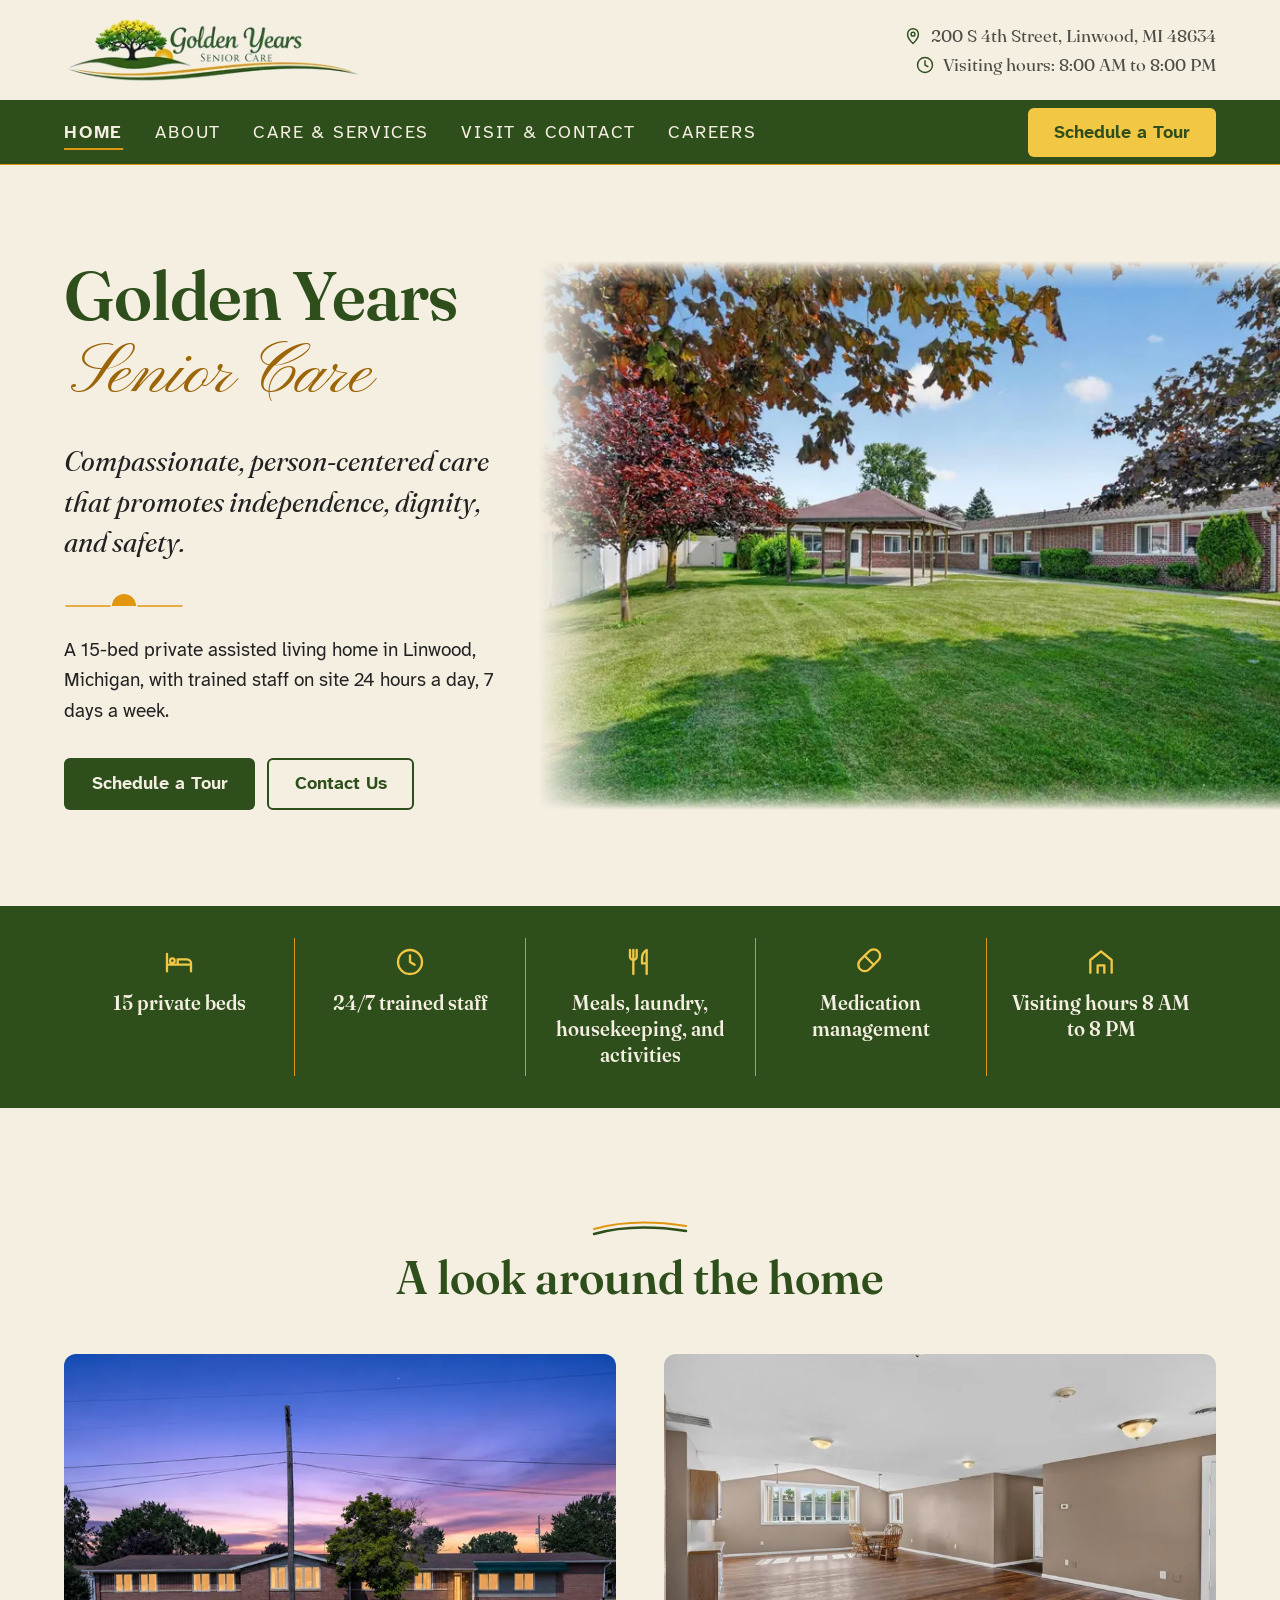
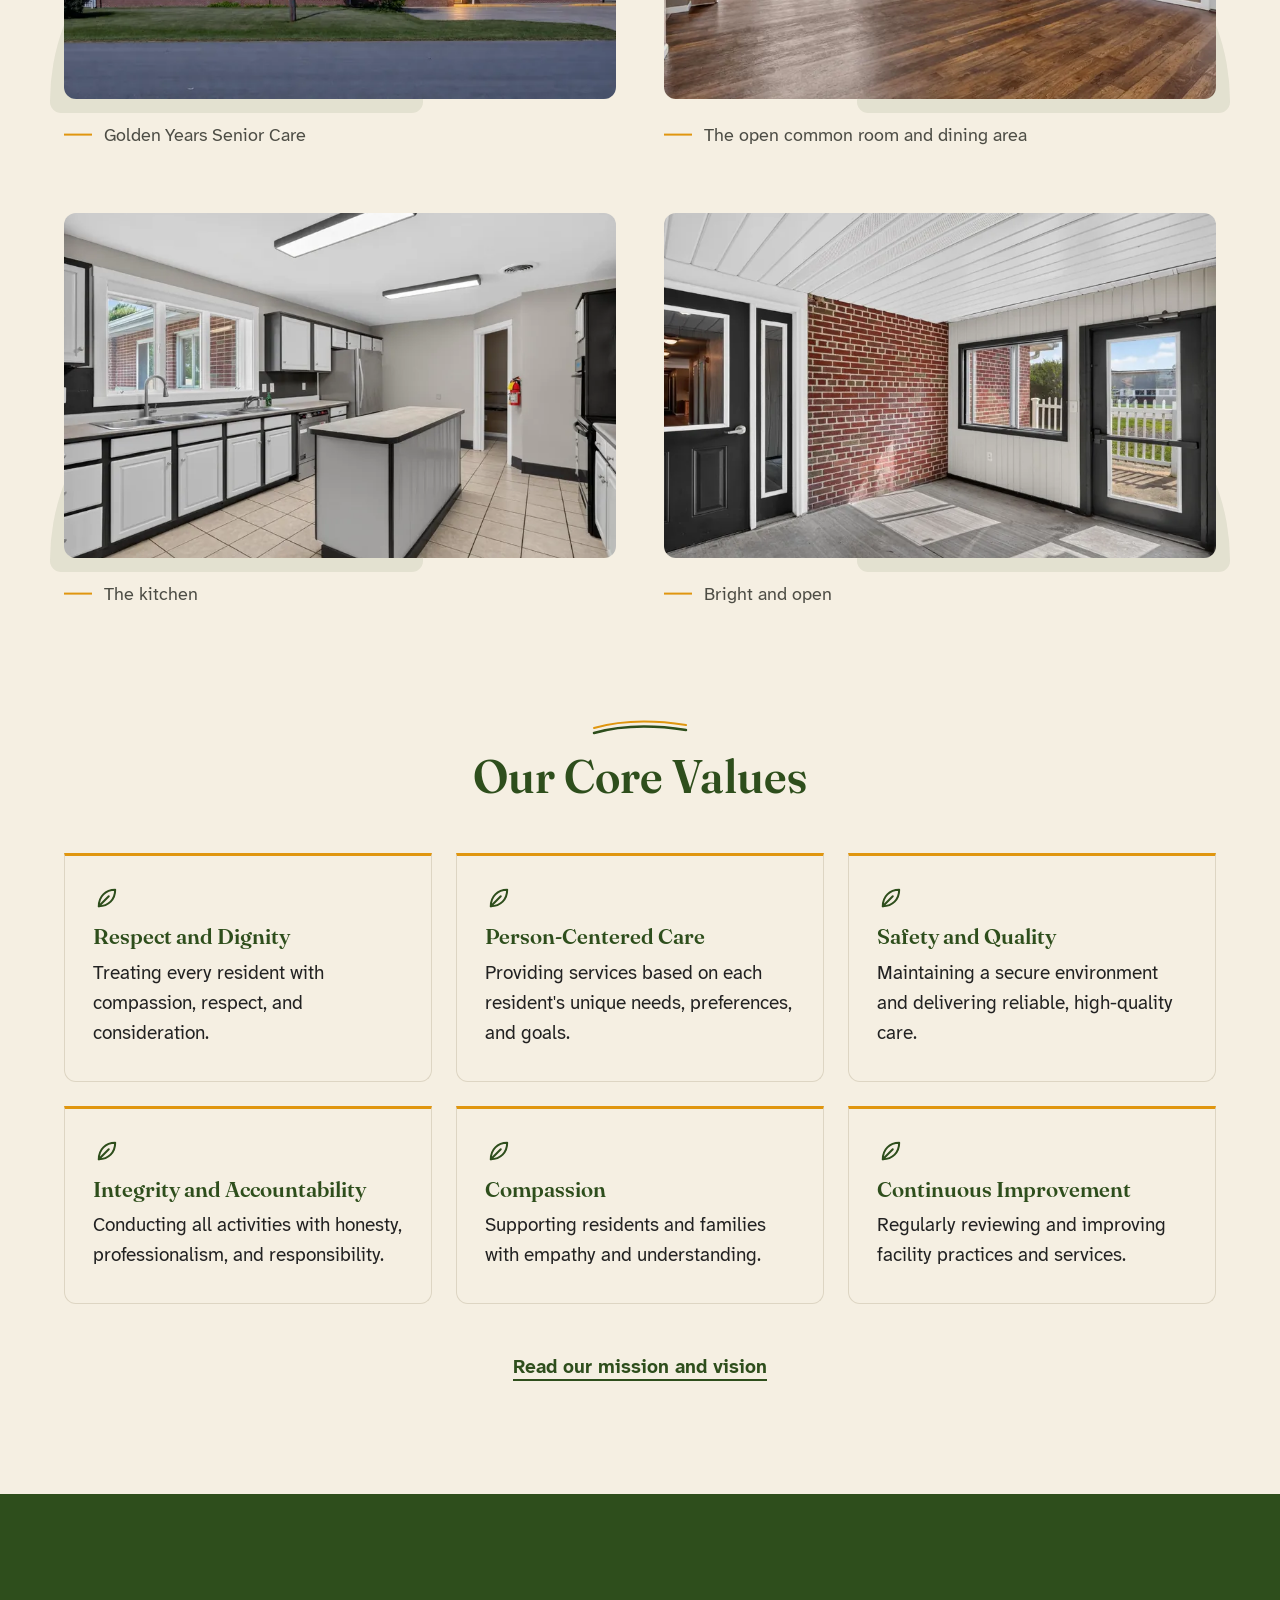
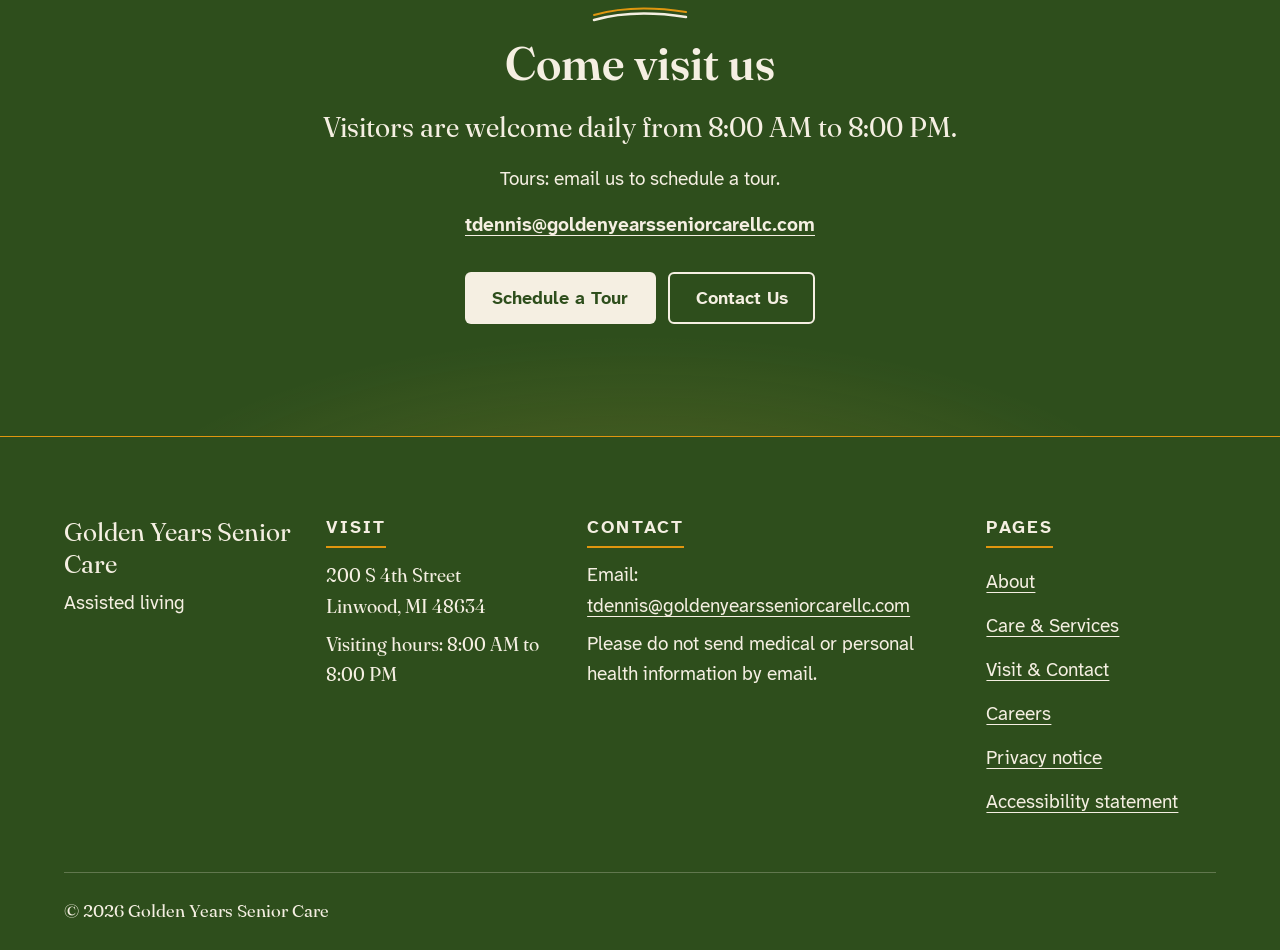
<file: site/index.html>
<!doctype html>
<html lang="en">
<head>
  <meta charset="utf-8">
  <meta name="viewport" content="width=device-width, initial-scale=1">
  <title>Golden Years Senior Care: Assisted Living in Linwood, Michigan</title>
  <meta name="description" content="A 15-bed private assisted living home in Linwood, Michigan, with trained staff on site 24 hours a day, 7 days a week.">
  <link rel="canonical" href="https://www.goldenyearsseniorcarellc.com/">
  <meta name="theme-color" content="#2E4E1C">
  <meta name="color-scheme" content="light dark">
  <meta name="darkreader-lock" content="">
  <link rel="icon" href="favicon.ico" sizes="32x32">
  <link rel="apple-touch-icon" href="apple-touch-icon.png">
  <link rel="preload" href="fonts/fraunces-semibold.woff2" as="font" type="font/woff2" crossorigin>
  <link rel="preload" href="fonts/pinyon-script-regular.woff2" as="font" type="font/woff2" crossorigin>
  <link rel="preload" href="fonts/atkinson-hyperlegible-next-regular.woff2" as="font" type="font/woff2" crossorigin>
  <link rel="stylesheet" href="css/styles.css">
</head>
<body>
  <a class="skip-link" href="#main">Skip to main content</a>

  <header class="site-header">
    <div class="wrap site-header__top-inner">
      <a class="site-header__logo" href="./">
        <img src="images/logo-320.webp" srcset="images/logo-320.webp 320w, images/logo-640.webp 640w" sizes="(min-width: 80em) 300px, (min-width: 48em) 24vw, 180px" width="640" height="145" alt="Golden Years Senior Care home page">
      </a>
      <ul class="site-header__info">
        <li>
          <svg viewBox="0 0 24 24" width="20" height="20" aria-hidden="true" focusable="false" fill="none" stroke="currentColor" stroke-width="1.75" stroke-linecap="round" stroke-linejoin="round"><path d="M12 21s-6.5-6.2-6.5-11.2a6.5 6.5 0 0 1 13 0C18.5 14.8 12 21 12 21z"/><circle cx="12" cy="9.8" r="2.3"/></svg>
          200 S 4th Street, Linwood, MI 48634
        </li>
        <li>
          <svg viewBox="0 0 24 24" width="20" height="20" aria-hidden="true" focusable="false" fill="none" stroke="currentColor" stroke-width="1.75" stroke-linecap="round" stroke-linejoin="round"><circle cx="12" cy="12" r="9"/><path d="M12 7v5l3.5 2"/></svg>
          Visiting hours: 8:00 AM to 8:00 PM
        </li>
      </ul>
    </div>

    <div class="site-header__bar on-dark">
      <details class="menu">
        <summary class="menu__toggle">
          <svg class="menu__icon-open" viewBox="0 0 24 24" width="24" height="24" aria-hidden="true" focusable="false" fill="none" stroke="currentColor" stroke-width="2" stroke-linecap="round"><path d="M4 7h16M4 12h16M4 17h16"/></svg>
          <svg class="menu__icon-close" viewBox="0 0 24 24" width="24" height="24" aria-hidden="true" focusable="false" fill="none" stroke="currentColor" stroke-width="2" stroke-linecap="round"><path d="M6 6l12 12M18 6 6 18"/></svg>
          Menu
        </summary>
        <nav class="menu__panel" aria-label="Main">
          <ul class="menu__list">
            <li><a href="./" aria-current="page">Home</a></li>
            <li><a href="about/">About</a></li>
            <li><a href="care-services/">Care &amp; Services</a></li>
            <li><a href="visit-contact/">Visit &amp; Contact</a></li>
            <li><a href="careers/">Careers</a></li>
          </ul>
          <ul class="menu__info">
            <li>200 S 4th Street, Linwood, MI 48634</li>
            <li>Visiting hours: 8:00 AM to 8:00 PM</li>
          </ul>
        </nav>
      </details>

      <div class="site-header__bar-inner">
        <nav class="main-nav" aria-label="Main">
          <ul class="main-nav__list">
            <li><a href="./" aria-current="page">Home</a></li>
            <li><a href="about/">About</a></li>
            <li><a href="care-services/">Care &amp; Services</a></li>
            <li><a href="visit-contact/">Visit &amp; Contact</a></li>
            <li><a href="careers/">Careers</a></li>
          </ul>
        </nav>
        <a class="btn btn--tour" href="visit-contact/#tours">Schedule a Tour</a>
      </div>
    </div>
  </header>

  <main id="main">
    <section class="hero" aria-labelledby="hero-title">
      <figure class="hero__media">
        <img src="images/back-lawn-1200.webp"
             srcset="images/back-lawn-480.webp 480w, images/back-lawn-800.webp 800w, images/back-lawn-1200.webp 1200w, images/back-lawn-1360.webp 1360w"
             sizes="(min-width: 64em) min(58vw, 66rem), 100vw" width="1360" height="1004" fetchpriority="high"
             alt="The back lawn at Golden Years Senior Care, with mature trees and a covered pavilion beside the brick building">
      </figure>
      <div class="wrap hero__content">
        <h1 class="hero__title" id="hero-title">
          <span class="hero__title-main">Golden Years</span>
          <span class="hero__title-script">Senior Care</span>
        </h1>
        <p class="hero__welcome">Compassionate, person-centered care that promotes independence, dignity, and safety.</p>
        <svg class="sun-divider" viewBox="0 0 120 24" aria-hidden="true" focusable="false">
          <path class="sun-divider__line" d="M2 19h44M74 19h44"/>
          <path class="sun-divider__sun" d="M48 19a12 12 0 0 1 24 0z"/>
        </svg>
        <p class="hero__summary">A 15-bed private assisted living home in Linwood, Michigan, with trained staff on site 24 hours a day, 7 days a week.</p>
        <div class="btn-group">
          <a class="btn btn--primary" href="visit-contact/#tours">Schedule a Tour</a>
          <a class="btn btn--outline" href="visit-contact/">Contact Us</a>
        </div>
      </div>
    </section>

    <section class="facts" aria-labelledby="facts-title">
      <h2 class="visually-hidden" id="facts-title">Quick facts</h2>
      <ul class="wrap facts__list">
        <li class="facts__item">
          <svg viewBox="0 0 24 24" width="32" height="32" aria-hidden="true" focusable="false" fill="none" stroke="currentColor" stroke-width="1.75" stroke-linecap="round" stroke-linejoin="round"><path d="M3 6v13M3 14h18v5M21 14v-1a3 3 0 0 0-3-3h-7v4"/><circle cx="7" cy="11" r="1.75"/></svg>
          15 private beds
        </li>
        <li class="facts__item">
          <svg viewBox="0 0 24 24" width="32" height="32" aria-hidden="true" focusable="false" fill="none" stroke="currentColor" stroke-width="1.75" stroke-linecap="round" stroke-linejoin="round"><circle cx="12" cy="12" r="9"/><path d="M12 7v5l3.5 2"/></svg>
          24/7 trained staff
        </li>
        <li class="facts__item">
          <svg viewBox="0 0 24 24" width="32" height="32" aria-hidden="true" focusable="false" fill="none" stroke="currentColor" stroke-width="1.75" stroke-linecap="round" stroke-linejoin="round"><path d="M7 3v18M4.5 3v5a2.5 2.5 0 0 0 5 0V3M17 21V3c-2.2 1.2-3.5 3.6-3.5 6.5V13H17"/></svg>
          Meals, laundry, housekeeping, and activities
        </li>
        <li class="facts__item">
          <svg viewBox="0 0 24 24" width="32" height="32" aria-hidden="true" focusable="false" fill="none" stroke="currentColor" stroke-width="1.75" stroke-linecap="round" stroke-linejoin="round"><path d="M10.6 3.9a4.8 4.8 0 0 1 6.8 6.8l-6.7 6.7a4.8 4.8 0 0 1-6.8-6.8z"/><path d="M7.2 7.3l6.8 6.8"/></svg>
          Medication management
        </li>
        <li class="facts__item">
          <svg viewBox="0 0 24 24" width="32" height="32" aria-hidden="true" focusable="false" fill="none" stroke="currentColor" stroke-width="1.75" stroke-linecap="round" stroke-linejoin="round"><path d="M4 20V10.5L12 4l8 6.5V20M9.5 20v-5.5h5V20"/></svg>
          Visiting hours 8 AM to 8 PM
        </li>
      </ul>
    </section>

    <section class="spaces" aria-labelledby="spaces-title">
      <div class="wrap">
        <div class="section-heading">
          <svg class="swoosh" viewBox="0 0 96 16" aria-hidden="true" focusable="false"><path class="swoosh__upper" d="M2 9 C 30 1 62 1 94 6"/><path class="swoosh__lower" d="M2 14 C 30 6 62 6 94 11"/></svg>
          <h2 id="spaces-title">A look around the home</h2>
        </div>
        <div class="spaces__grid">
          <figure class="space">
            <div class="space__photo">
              <img src="images/dusk-exterior-800.webp"
                   srcset="images/dusk-exterior-480.webp 480w, images/dusk-exterior-800.webp 800w, images/dusk-exterior-1200.webp 1200w, images/dusk-exterior-1678.webp 1678w"
                   sizes="(min-width: 75em) 34rem, (min-width: 56em) 46vw, 100vw" width="1678" height="937" loading="lazy"
                   alt="The brick front of Golden Years Senior Care at dusk, with warm light in the windows">
            </div>
            <figcaption class="caption">Golden Years Senior Care</figcaption>
          </figure>
          <figure class="space">
            <div class="space__photo">
              <img src="images/common-room-800.webp"
                   srcset="images/common-room-480.webp 480w, images/common-room-800.webp 800w, images/common-room-1200.webp 1200w, images/common-room-1353.webp 1353w"
                   sizes="(min-width: 75em) 34rem, (min-width: 56em) 46vw, 100vw" width="1353" height="998" loading="lazy"
                   alt="A large open room with wood floors and a dining table by a wide window">
            </div>
            <figcaption class="caption">The open common room and dining area</figcaption>
          </figure>
          <figure class="space">
            <div class="space__photo">
              <img src="images/kitchen-800.webp"
                   srcset="images/kitchen-480.webp 480w, images/kitchen-800.webp 800w, images/kitchen-1200.webp 1200w, images/kitchen-1356.webp 1356w"
                   sizes="(min-width: 75em) 34rem, (min-width: 56em) 46vw, 100vw" width="1356" height="998" loading="lazy"
                   alt="The kitchen, with white cabinets, a center island, and a stainless steel refrigerator">
            </div>
            <figcaption class="caption">The kitchen</figcaption>
          </figure>
          <figure class="space">
            <div class="space__photo">
              <img src="images/yard-door-800.webp"
                   srcset="images/yard-door-480.webp 480w, images/yard-door-800.webp 800w, images/yard-door-1200.webp 1200w, images/yard-door-1363.webp 1363w"
                   sizes="(min-width: 75em) 34rem, (min-width: 56em) 46vw, 100vw" width="1363" height="1002" loading="lazy"
                   alt="A bright room with a brick wall, a large window, and a glass door to the fenced yard">
            </div>
            <figcaption class="caption">Bright and open</figcaption>
          </figure>
        </div>
      </div>
    </section>

    <section class="values" aria-labelledby="values-title">
      <div class="wrap">
        <div class="section-heading">
          <svg class="swoosh" viewBox="0 0 96 16" aria-hidden="true" focusable="false"><path class="swoosh__upper" d="M2 9 C 30 1 62 1 94 6"/><path class="swoosh__lower" d="M2 14 C 30 6 62 6 94 11"/></svg>
          <h2 id="values-title">Our Core Values</h2>
        </div>
        <ul class="values__grid">
          <li class="value">
            <svg viewBox="0 0 24 24" width="28" height="28" aria-hidden="true" focusable="false" fill="none" stroke="currentColor" stroke-width="1.75" stroke-linecap="round" stroke-linejoin="round"><path d="M5 19c0-8.3 5.7-14 14-14 0 8.3-5.7 14-14 14z"/><path d="M5 19l8.5-8.5"/></svg>
            <h3>Respect and Dignity</h3>
            <p>Treating every resident with compassion, respect, and consideration.</p>
          </li>
          <li class="value">
            <svg viewBox="0 0 24 24" width="28" height="28" aria-hidden="true" focusable="false" fill="none" stroke="currentColor" stroke-width="1.75" stroke-linecap="round" stroke-linejoin="round"><path d="M5 19c0-8.3 5.7-14 14-14 0 8.3-5.7 14-14 14z"/><path d="M5 19l8.5-8.5"/></svg>
            <h3>Person-Centered Care</h3>
            <p>Providing services based on each resident's unique needs, preferences, and goals.</p>
          </li>
          <li class="value">
            <svg viewBox="0 0 24 24" width="28" height="28" aria-hidden="true" focusable="false" fill="none" stroke="currentColor" stroke-width="1.75" stroke-linecap="round" stroke-linejoin="round"><path d="M5 19c0-8.3 5.7-14 14-14 0 8.3-5.7 14-14 14z"/><path d="M5 19l8.5-8.5"/></svg>
            <h3>Safety and Quality</h3>
            <p>Maintaining a secure environment and delivering reliable, high-quality care.</p>
          </li>
          <li class="value">
            <svg viewBox="0 0 24 24" width="28" height="28" aria-hidden="true" focusable="false" fill="none" stroke="currentColor" stroke-width="1.75" stroke-linecap="round" stroke-linejoin="round"><path d="M5 19c0-8.3 5.7-14 14-14 0 8.3-5.7 14-14 14z"/><path d="M5 19l8.5-8.5"/></svg>
            <h3>Integrity and Accountability</h3>
            <p>Conducting all activities with honesty, professionalism, and responsibility.</p>
          </li>
          <li class="value">
            <svg viewBox="0 0 24 24" width="28" height="28" aria-hidden="true" focusable="false" fill="none" stroke="currentColor" stroke-width="1.75" stroke-linecap="round" stroke-linejoin="round"><path d="M5 19c0-8.3 5.7-14 14-14 0 8.3-5.7 14-14 14z"/><path d="M5 19l8.5-8.5"/></svg>
            <h3>Compassion</h3>
            <p>Supporting residents and families with empathy and understanding.</p>
          </li>
          <li class="value">
            <svg viewBox="0 0 24 24" width="28" height="28" aria-hidden="true" focusable="false" fill="none" stroke="currentColor" stroke-width="1.75" stroke-linecap="round" stroke-linejoin="round"><path d="M5 19c0-8.3 5.7-14 14-14 0 8.3-5.7 14-14 14z"/><path d="M5 19l8.5-8.5"/></svg>
            <h3>Continuous Improvement</h3>
            <p>Regularly reviewing and improving facility practices and services.</p>
          </li>
        </ul>
        <p class="values__more"><a class="text-link" href="about/">Read our mission and vision</a></p>
      </div>
    </section>

    <section class="invitation on-dark" aria-labelledby="invitation-title">
      <div class="wrap invitation__inner">
        <svg class="swoosh" viewBox="0 0 96 16" aria-hidden="true" focusable="false"><path class="swoosh__upper" d="M2 9 C 30 1 62 1 94 6"/><path class="swoosh__lower" d="M2 14 C 30 6 62 6 94 11"/></svg>
        <h2 id="invitation-title">Come visit us</h2>
        <p class="lead">Visitors are welcome daily from 8:00 AM to 8:00 PM.</p>
        <p>Tours: email us to schedule a tour.</p>
        <p class="invitation__email"><a href="mailto:tdennis@goldenyearsseniorcarellc.com">tdennis@<wbr>goldenyearsseniorcarellc.com</a></p>
        <div class="btn-group">
          <a class="btn btn--light" href="visit-contact/#tours">Schedule a Tour</a>
          <a class="btn btn--outline-light" href="visit-contact/">Contact Us</a>
        </div>
      </div>
    </section>
  </main>

  <footer class="site-footer on-dark">
    <div class="wrap site-footer__grid">
      <div>
        <p class="site-footer__name">Golden Years Senior Care</p>
        <p>Assisted living</p>
      </div>
      <div>
        <h2 class="site-footer__heading">Visit</h2>
        <address class="site-footer__visit">200 S 4th Street<br>Linwood, MI 48634</address>
        <p class="site-footer__visit">Visiting hours: 8:00 AM to 8:00 PM</p>
      </div>
      <div>
        <h2 class="site-footer__heading">Contact</h2>
        <p>Email:<br><a href="mailto:tdennis@goldenyearsseniorcarellc.com">tdennis@<wbr>goldenyearsseniorcarellc.com</a></p>
        <p>Please do not send medical or personal health information by email.</p>
      </div>
      <nav aria-label="Footer">
        <h2 class="site-footer__heading">Pages</h2>
        <ul class="site-footer__links">
          <li><a href="about/">About</a></li>
          <li><a href="care-services/">Care &amp; Services</a></li>
          <li><a href="visit-contact/">Visit &amp; Contact</a></li>
          <li><a href="careers/">Careers</a></li>
          <li><a href="privacy/">Privacy notice</a></li>
          <li><a href="accessibility/">Accessibility statement</a></li>
        </ul>
      </nav>
    </div>
    <div class="wrap site-footer__base">
      <p>© 2026 Golden Years Senior Care</p>
    </div>
  </footer>
</body>
</html>
</file>
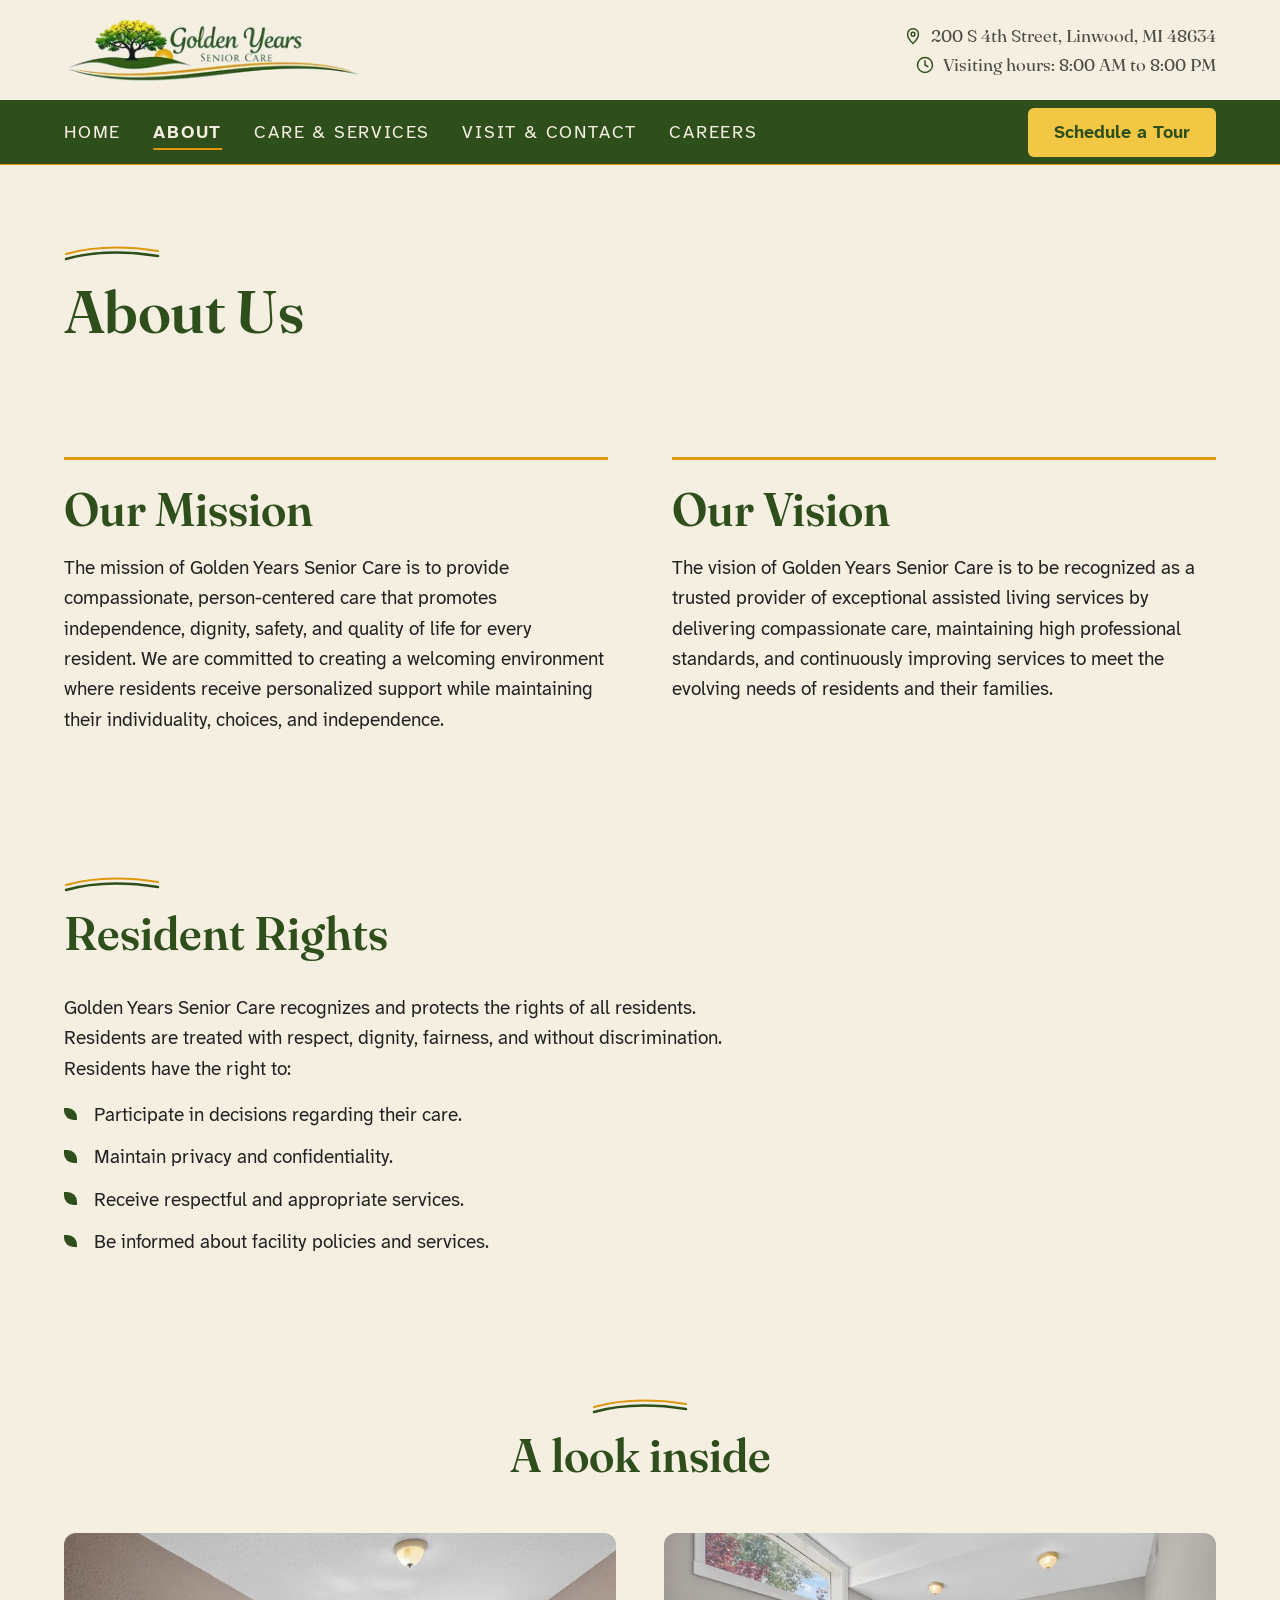
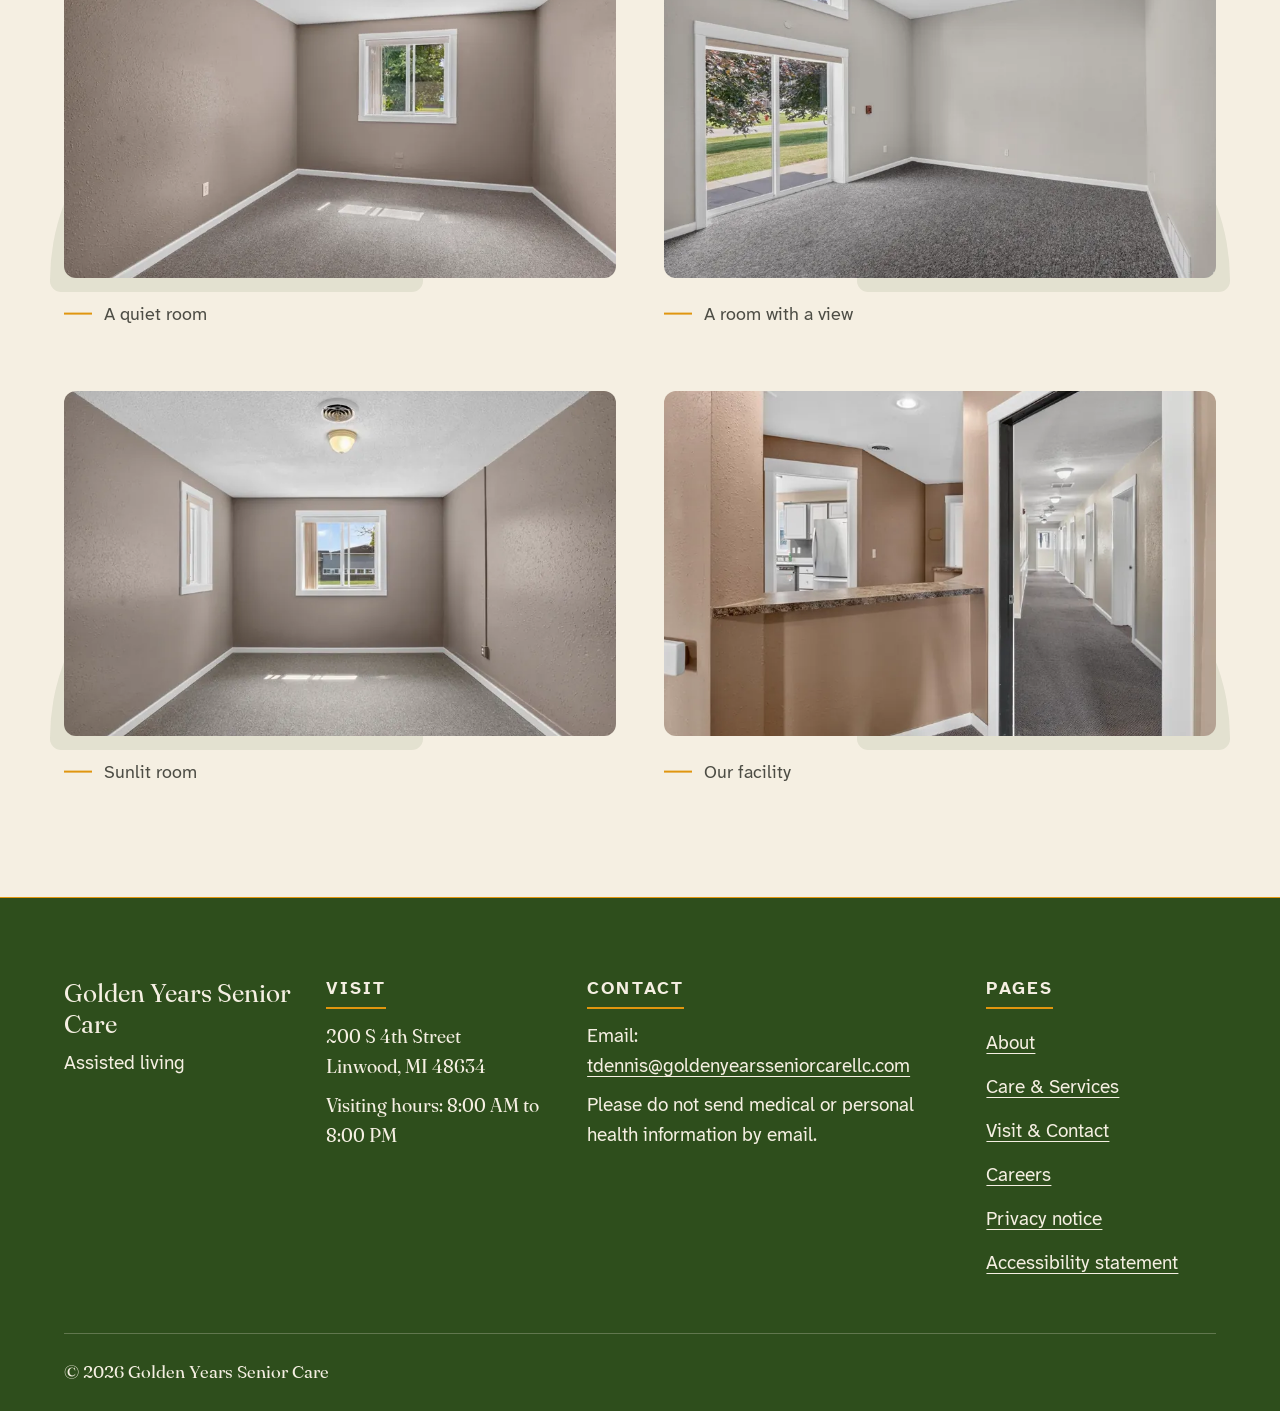
<file: site/about/index.html>
<!doctype html>
<html lang="en">
<head>
  <meta charset="utf-8">
  <meta name="viewport" content="width=device-width, initial-scale=1">
  <title>About Us | Golden Years Senior Care</title>
  <meta name="description" content="The mission, vision, core values, and resident rights of Golden Years Senior Care, an assisted living home in Linwood, Michigan.">
  <link rel="canonical" href="https://www.goldenyearsseniorcarellc.com/about/">
  <meta name="theme-color" content="#2E4E1C">
  <meta name="color-scheme" content="light dark">
  <meta name="darkreader-lock" content="">
  <link rel="icon" href="../favicon.ico" sizes="32x32">
  <link rel="apple-touch-icon" href="../apple-touch-icon.png">
  <link rel="preload" href="../fonts/fraunces-semibold.woff2" as="font" type="font/woff2" crossorigin>
  <link rel="preload" href="../fonts/atkinson-hyperlegible-next-regular.woff2" as="font" type="font/woff2" crossorigin>
  <link rel="stylesheet" href="../css/styles.css">
</head>
<body>
  <a class="skip-link" href="#main">Skip to main content</a>

  <header class="site-header">
    <div class="wrap site-header__top-inner">
      <a class="site-header__logo" href="../">
        <img src="../images/logo-320.webp" srcset="../images/logo-320.webp 320w, ../images/logo-640.webp 640w" sizes="(min-width: 80em) 300px, (min-width: 48em) 24vw, 180px" width="640" height="145" alt="Golden Years Senior Care home page">
      </a>
      <ul class="site-header__info">
        <li>
          <svg viewBox="0 0 24 24" width="20" height="20" aria-hidden="true" focusable="false" fill="none" stroke="currentColor" stroke-width="1.75" stroke-linecap="round" stroke-linejoin="round"><path d="M12 21s-6.5-6.2-6.5-11.2a6.5 6.5 0 0 1 13 0C18.5 14.8 12 21 12 21z"/><circle cx="12" cy="9.8" r="2.3"/></svg>
          200 S 4th Street, Linwood, MI 48634
        </li>
        <li>
          <svg viewBox="0 0 24 24" width="20" height="20" aria-hidden="true" focusable="false" fill="none" stroke="currentColor" stroke-width="1.75" stroke-linecap="round" stroke-linejoin="round"><circle cx="12" cy="12" r="9"/><path d="M12 7v5l3.5 2"/></svg>
          Visiting hours: 8:00 AM to 8:00 PM
        </li>
      </ul>
    </div>

    <div class="site-header__bar on-dark">
      <details class="menu">
        <summary class="menu__toggle">
          <svg class="menu__icon-open" viewBox="0 0 24 24" width="24" height="24" aria-hidden="true" focusable="false" fill="none" stroke="currentColor" stroke-width="2" stroke-linecap="round"><path d="M4 7h16M4 12h16M4 17h16"/></svg>
          <svg class="menu__icon-close" viewBox="0 0 24 24" width="24" height="24" aria-hidden="true" focusable="false" fill="none" stroke="currentColor" stroke-width="2" stroke-linecap="round"><path d="M6 6l12 12M18 6 6 18"/></svg>
          Menu
        </summary>
        <nav class="menu__panel" aria-label="Main">
          <ul class="menu__list">
            <li><a href="../">Home</a></li>
            <li><a href="../about/" aria-current="page">About</a></li>
            <li><a href="../care-services/">Care &amp; Services</a></li>
            <li><a href="../visit-contact/">Visit &amp; Contact</a></li>
            <li><a href="../careers/">Careers</a></li>
          </ul>
          <ul class="menu__info">
            <li>200 S 4th Street, Linwood, MI 48634</li>
            <li>Visiting hours: 8:00 AM to 8:00 PM</li>
          </ul>
        </nav>
      </details>

      <div class="site-header__bar-inner">
        <nav class="main-nav" aria-label="Main">
          <ul class="main-nav__list">
            <li><a href="../">Home</a></li>
            <li><a href="../about/" aria-current="page">About</a></li>
            <li><a href="../care-services/">Care &amp; Services</a></li>
            <li><a href="../visit-contact/">Visit &amp; Contact</a></li>
            <li><a href="../careers/">Careers</a></li>
          </ul>
        </nav>
        <a class="btn btn--tour" href="../visit-contact/#tours">Schedule a Tour</a>
      </div>
    </div>
  </header>

  <main id="main">
    <section class="page-intro" aria-labelledby="page-title">
      <div class="wrap page-intro__inner">
        <svg class="swoosh" viewBox="0 0 96 16" aria-hidden="true" focusable="false"><path class="swoosh__upper" d="M2 9 C 30 1 62 1 94 6"/><path class="swoosh__lower" d="M2 14 C 30 6 62 6 94 11"/></svg>
        <h1 id="page-title">About Us</h1>
      </div>
    </section>

    <div class="section">
      <div class="wrap split">
        <div class="split__item">
          <h2>Our Mission</h2>
          <p>The mission of Golden Years Senior Care is to provide compassionate, person-centered care that promotes independence, dignity, safety, and quality of life for every resident. We are committed to creating a welcoming environment where residents receive personalized support while maintaining their individuality, choices, and independence.</p>
        </div>
        <div class="split__item">
          <h2>Our Vision</h2>
          <p>The vision of Golden Years Senior Care is to be recognized as a trusted provider of exceptional assisted living services by delivering compassionate care, maintaining high professional standards, and continuously improving services to meet the evolving needs of residents and their families.</p>
        </div>
      </div>
    </div>


    <section class="section" aria-labelledby="rights-title">
      <div class="wrap">
        <div class="section-heading section-heading--start">
          <svg class="swoosh" viewBox="0 0 96 16" aria-hidden="true" focusable="false"><path class="swoosh__upper" d="M2 9 C 30 1 62 1 94 6"/><path class="swoosh__lower" d="M2 14 C 30 6 62 6 94 11"/></svg>
          <h2 id="rights-title">Resident Rights</h2>
        </div>
        <div class="prose">
          <p>Golden Years Senior Care recognizes and protects the rights of all residents. Residents are treated with respect, dignity, fairness, and without discrimination. Residents have the right to:</p>
          <ul class="leaf-list">
            <li>Participate in decisions regarding their care.</li>
            <li>Maintain privacy and confidentiality.</li>
            <li>Receive respectful and appropriate services.</li>
            <li>Be informed about facility policies and services.</li>
          </ul>
        </div>
      </div>
    </section>

    <section class="section section--last" aria-labelledby="gallery-title">
      <div class="wrap">
        <div class="section-heading">
          <svg class="swoosh" viewBox="0 0 96 16" aria-hidden="true" focusable="false"><path class="swoosh__upper" d="M2 9 C 30 1 62 1 94 6"/><path class="swoosh__lower" d="M2 14 C 30 6 62 6 94 11"/></svg>
          <h2 id="gallery-title">A look inside</h2>
        </div>
        <div class="spaces__grid">
          <figure class="space">
            <div class="space__photo">
              <img src="../images/resident-room-window-800.webp"
                   srcset="../images/resident-room-window-480.webp 480w, ../images/resident-room-window-800.webp 800w, ../images/resident-room-window-1200.webp 1200w, ../images/resident-room-window-1349.webp 1349w"
                   sizes="(min-width: 75em) 34rem, (min-width: 56em) 46vw, 100vw" width="1349" height="998" loading="lazy"
                   alt="A carpeted resident room with a window looking out to green trees">
            </div>
            <figcaption class="caption">A quiet room</figcaption>
          </figure>
          <figure class="space">
            <div class="space__photo">
              <img src="../images/resident-room-lawn-800.webp"
                   srcset="../images/resident-room-lawn-480.webp 480w, ../images/resident-room-lawn-800.webp 800w, ../images/resident-room-lawn-1200.webp 1200w, ../images/resident-room-lawn-1358.webp 1358w"
                   sizes="(min-width: 75em) 34rem, (min-width: 56em) 46vw, 100vw" width="1358" height="1004" loading="lazy"
                   alt="A resident room with a high window and sliding glass doors to the lawn">
            </div>
            <figcaption class="caption">A room with a view</figcaption>
          </figure>
          <figure class="space">
            <div class="space__photo">
              <img src="../images/resident-room-two-windows-800.webp"
                   srcset="../images/resident-room-two-windows-480.webp 480w, ../images/resident-room-two-windows-800.webp 800w, ../images/resident-room-two-windows-1200.webp 1200w, ../images/resident-room-two-windows-1353.webp 1353w"
                   sizes="(min-width: 75em) 34rem, (min-width: 56em) 46vw, 100vw" width="1353" height="1000" loading="lazy"
                   alt="A carpeted resident room with two windows">
            </div>
            <figcaption class="caption">Sunlit room</figcaption>
          </figure>
          <figure class="space">
            <div class="space__photo">
              <img src="../images/hallway-800.webp"
                   srcset="../images/hallway-480.webp 480w, ../images/hallway-800.webp 800w, ../images/hallway-1200.webp 1200w, ../images/hallway-1328.webp 1328w"
                   sizes="(min-width: 75em) 34rem, (min-width: 56em) 46vw, 100vw" width="1328" height="995" loading="lazy"
                   alt="A hallway with a counter that opens to the kitchen, beside a long carpeted corridor">
            </div>
            <figcaption class="caption">Our facility</figcaption>
          </figure>
        </div>
      </div>
    </section>
  </main>

  <footer class="site-footer on-dark">
    <div class="wrap site-footer__grid">
      <div>
        <p class="site-footer__name">Golden Years Senior Care</p>
        <p>Assisted living</p>
      </div>
      <div>
        <h2 class="site-footer__heading">Visit</h2>
        <address class="site-footer__visit">200 S 4th Street<br>Linwood, MI 48634</address>
        <p class="site-footer__visit">Visiting hours: 8:00 AM to 8:00 PM</p>
      </div>
      <div>
        <h2 class="site-footer__heading">Contact</h2>
        <p>Email:<br><a href="mailto:tdennis@goldenyearsseniorcarellc.com">tdennis@<wbr>goldenyearsseniorcarellc.com</a></p>
        <p>Please do not send medical or personal health information by email.</p>
      </div>
      <nav aria-label="Footer">
        <h2 class="site-footer__heading">Pages</h2>
        <ul class="site-footer__links">
          <li><a href="../about/" aria-current="page">About</a></li>
          <li><a href="../care-services/">Care &amp; Services</a></li>
          <li><a href="../visit-contact/">Visit &amp; Contact</a></li>
          <li><a href="../careers/">Careers</a></li>
          <li><a href="../privacy/">Privacy notice</a></li>
          <li><a href="../accessibility/">Accessibility statement</a></li>
        </ul>
      </nav>
    </div>
    <div class="wrap site-footer__base">
      <p>© 2026 Golden Years Senior Care</p>
    </div>
  </footer>
</body>
</html>
</file>
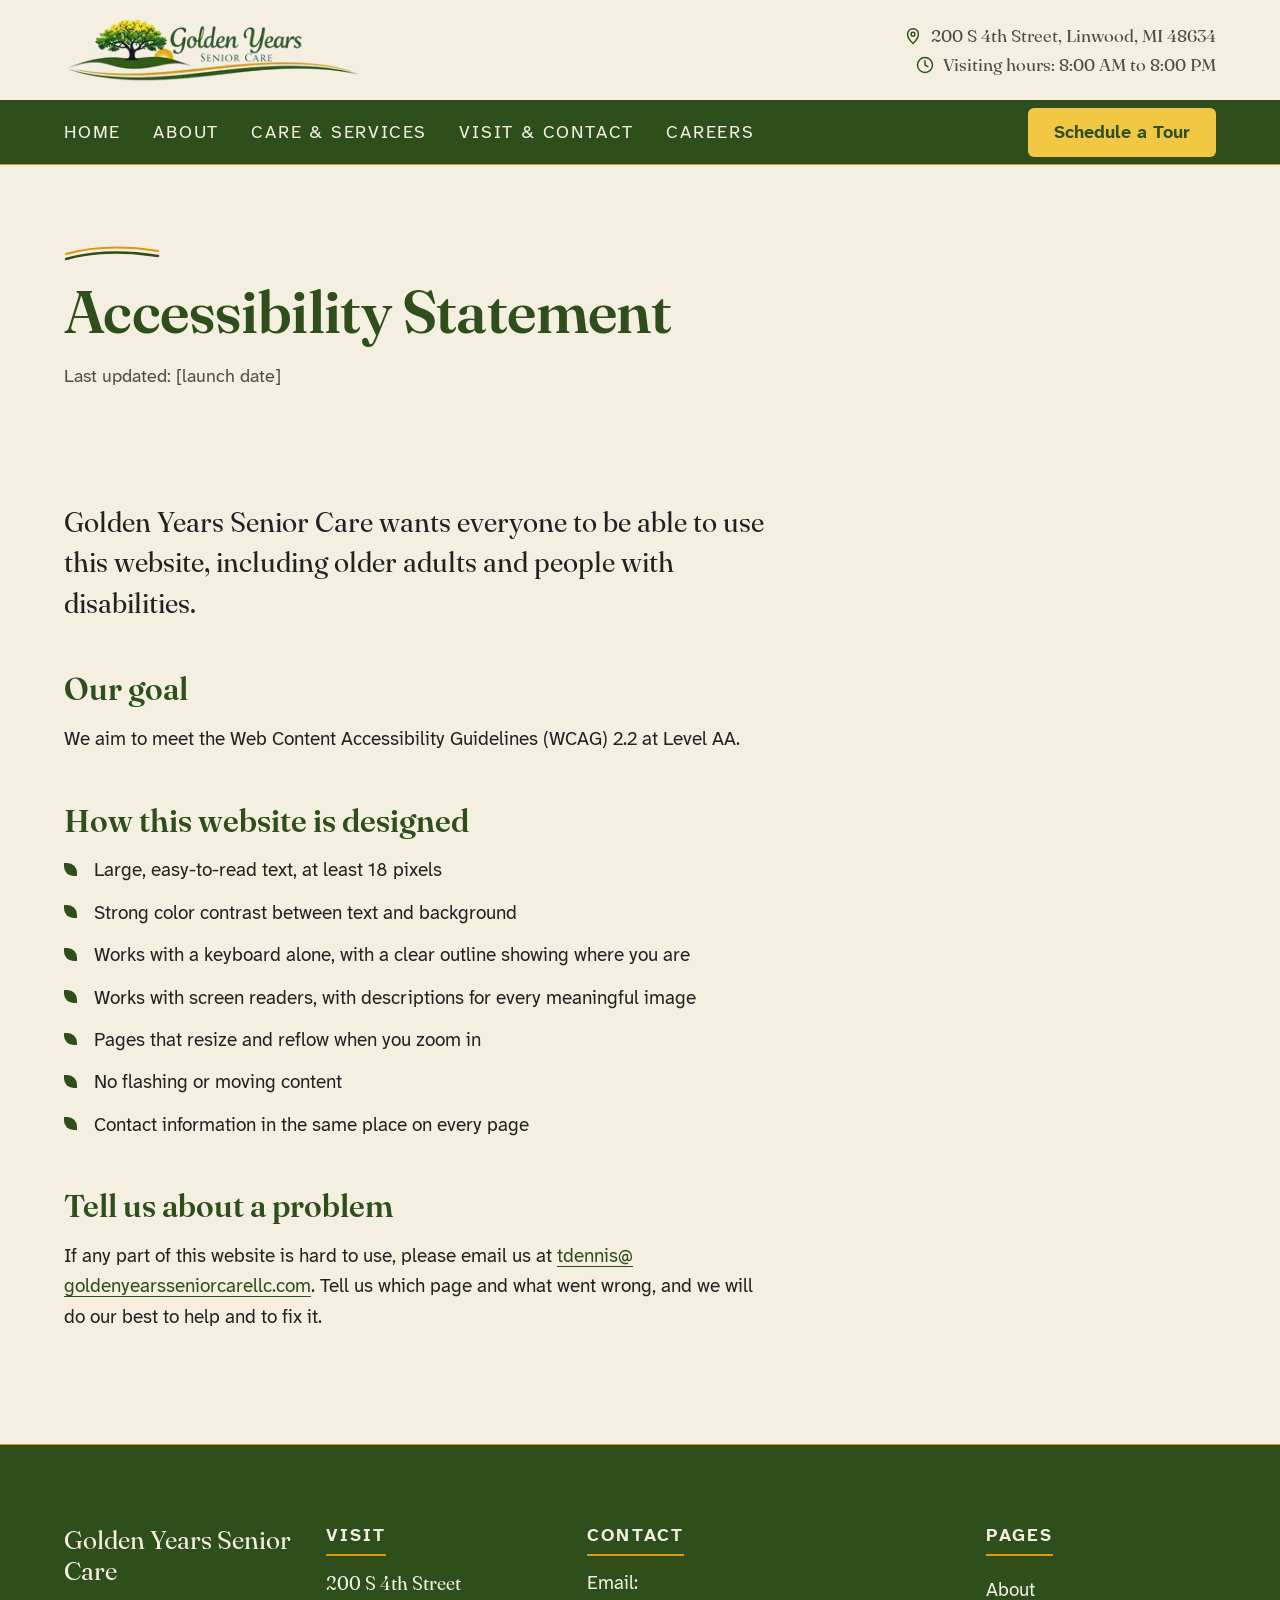
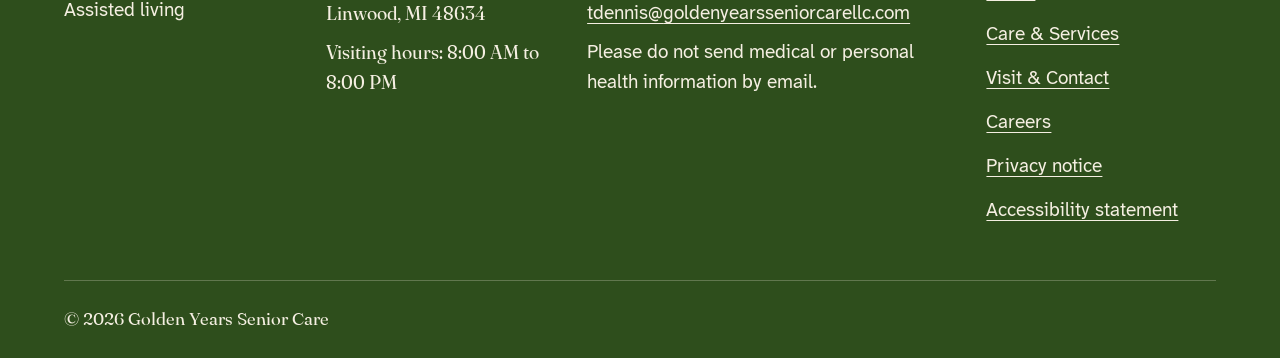
<file: site/accessibility/index.html>
<!doctype html>
<html lang="en">
<head>
  <meta charset="utf-8">
  <meta name="viewport" content="width=device-width, initial-scale=1">
  <title>Accessibility Statement | Golden Years Senior Care</title>
  <meta name="description" content="Our commitment to an accessible website, and how to tell us about any problem you find.">
  <link rel="canonical" href="https://www.goldenyearsseniorcarellc.com/accessibility/">
  <meta name="theme-color" content="#2E4E1C">
  <meta name="color-scheme" content="light dark">
  <meta name="darkreader-lock" content="">
  <link rel="icon" href="../favicon.ico" sizes="32x32">
  <link rel="apple-touch-icon" href="../apple-touch-icon.png">
  <link rel="preload" href="../fonts/fraunces-semibold.woff2" as="font" type="font/woff2" crossorigin>
  <link rel="preload" href="../fonts/atkinson-hyperlegible-next-regular.woff2" as="font" type="font/woff2" crossorigin>
  <link rel="stylesheet" href="../css/styles.css">
</head>
<body>
  <a class="skip-link" href="#main">Skip to main content</a>

  <header class="site-header">
    <div class="wrap site-header__top-inner">
      <a class="site-header__logo" href="../">
        <img src="../images/logo-320.webp" srcset="../images/logo-320.webp 320w, ../images/logo-640.webp 640w" sizes="(min-width: 80em) 300px, (min-width: 48em) 24vw, 180px" width="640" height="145" alt="Golden Years Senior Care home page">
      </a>
      <ul class="site-header__info">
        <li>
          <svg viewBox="0 0 24 24" width="20" height="20" aria-hidden="true" focusable="false" fill="none" stroke="currentColor" stroke-width="1.75" stroke-linecap="round" stroke-linejoin="round"><path d="M12 21s-6.5-6.2-6.5-11.2a6.5 6.5 0 0 1 13 0C18.5 14.8 12 21 12 21z"/><circle cx="12" cy="9.8" r="2.3"/></svg>
          200 S 4th Street, Linwood, MI 48634
        </li>
        <li>
          <svg viewBox="0 0 24 24" width="20" height="20" aria-hidden="true" focusable="false" fill="none" stroke="currentColor" stroke-width="1.75" stroke-linecap="round" stroke-linejoin="round"><circle cx="12" cy="12" r="9"/><path d="M12 7v5l3.5 2"/></svg>
          Visiting hours: 8:00 AM to 8:00 PM
        </li>
      </ul>
    </div>

    <div class="site-header__bar on-dark">
      <details class="menu">
        <summary class="menu__toggle">
          <svg class="menu__icon-open" viewBox="0 0 24 24" width="24" height="24" aria-hidden="true" focusable="false" fill="none" stroke="currentColor" stroke-width="2" stroke-linecap="round"><path d="M4 7h16M4 12h16M4 17h16"/></svg>
          <svg class="menu__icon-close" viewBox="0 0 24 24" width="24" height="24" aria-hidden="true" focusable="false" fill="none" stroke="currentColor" stroke-width="2" stroke-linecap="round"><path d="M6 6l12 12M18 6 6 18"/></svg>
          Menu
        </summary>
        <nav class="menu__panel" aria-label="Main">
          <ul class="menu__list">
            <li><a href="../">Home</a></li>
            <li><a href="../about/">About</a></li>
            <li><a href="../care-services/">Care &amp; Services</a></li>
            <li><a href="../visit-contact/">Visit &amp; Contact</a></li>
            <li><a href="../careers/">Careers</a></li>
          </ul>
          <ul class="menu__info">
            <li>200 S 4th Street, Linwood, MI 48634</li>
            <li>Visiting hours: 8:00 AM to 8:00 PM</li>
          </ul>
        </nav>
      </details>

      <div class="site-header__bar-inner">
        <nav class="main-nav" aria-label="Main">
          <ul class="main-nav__list">
            <li><a href="../">Home</a></li>
            <li><a href="../about/">About</a></li>
            <li><a href="../care-services/">Care &amp; Services</a></li>
            <li><a href="../visit-contact/">Visit &amp; Contact</a></li>
            <li><a href="../careers/">Careers</a></li>
          </ul>
        </nav>
        <a class="btn btn--tour" href="../visit-contact/#tours">Schedule a Tour</a>
      </div>
    </div>
  </header>

  <main id="main">
    <section class="page-intro" aria-labelledby="page-title">
      <div class="wrap page-intro__inner">
        <svg class="swoosh" viewBox="0 0 96 16" aria-hidden="true" focusable="false"><path class="swoosh__upper" d="M2 9 C 30 1 62 1 94 6"/><path class="swoosh__lower" d="M2 14 C 30 6 62 6 94 11"/></svg>
        <h1 id="page-title">Accessibility Statement</h1>
        <p class="page-meta">Last updated: [launch date]</p>
      </div>
    </section>

    <div class="section section--last">
      <div class="wrap">
      <div class="prose">
        <p class="lead">Golden Years Senior Care wants everyone to be able to use this website, including older adults and people with disabilities.</p>

        <h2>Our goal</h2>
        <p>We aim to meet the Web Content Accessibility Guidelines (WCAG) 2.2 at Level AA.</p>

        <h2>How this website is designed</h2>
        <ul class="leaf-list">
          <li>Large, easy-to-read text, at least 18 pixels</li>
          <li>Strong color contrast between text and background</li>
          <li>Works with a keyboard alone, with a clear outline showing where you are</li>
          <li>Works with screen readers, with descriptions for every meaningful image</li>
          <li>Pages that resize and reflow when you zoom in</li>
          <li>No flashing or moving content</li>
          <li>Contact information in the same place on every page</li>
        </ul>

        <h2>Tell us about a problem</h2>
        <p>If any part of this website is hard to use, please email us at <a href="mailto:tdennis@goldenyearsseniorcarellc.com">tdennis@<wbr>goldenyearsseniorcarellc.com</a>. Tell us which page and what went wrong, and we will do our best to help and to fix it.</p>
      </div>
      </div>
    </div>
  </main>

  <footer class="site-footer on-dark">
    <div class="wrap site-footer__grid">
      <div>
        <p class="site-footer__name">Golden Years Senior Care</p>
        <p>Assisted living</p>
      </div>
      <div>
        <h2 class="site-footer__heading">Visit</h2>
        <address class="site-footer__visit">200 S 4th Street<br>Linwood, MI 48634</address>
        <p class="site-footer__visit">Visiting hours: 8:00 AM to 8:00 PM</p>
      </div>
      <div>
        <h2 class="site-footer__heading">Contact</h2>
        <p>Email:<br><a href="mailto:tdennis@goldenyearsseniorcarellc.com">tdennis@<wbr>goldenyearsseniorcarellc.com</a></p>
        <p>Please do not send medical or personal health information by email.</p>
      </div>
      <nav aria-label="Footer">
        <h2 class="site-footer__heading">Pages</h2>
        <ul class="site-footer__links">
          <li><a href="../about/">About</a></li>
          <li><a href="../care-services/">Care &amp; Services</a></li>
          <li><a href="../visit-contact/">Visit &amp; Contact</a></li>
          <li><a href="../careers/">Careers</a></li>
          <li><a href="../privacy/">Privacy notice</a></li>
          <li><a href="../accessibility/" aria-current="page">Accessibility statement</a></li>
        </ul>
      </nav>
    </div>
    <div class="wrap site-footer__base">
      <p>© 2026 Golden Years Senior Care</p>
    </div>
  </footer>
</body>
</html>
</file>
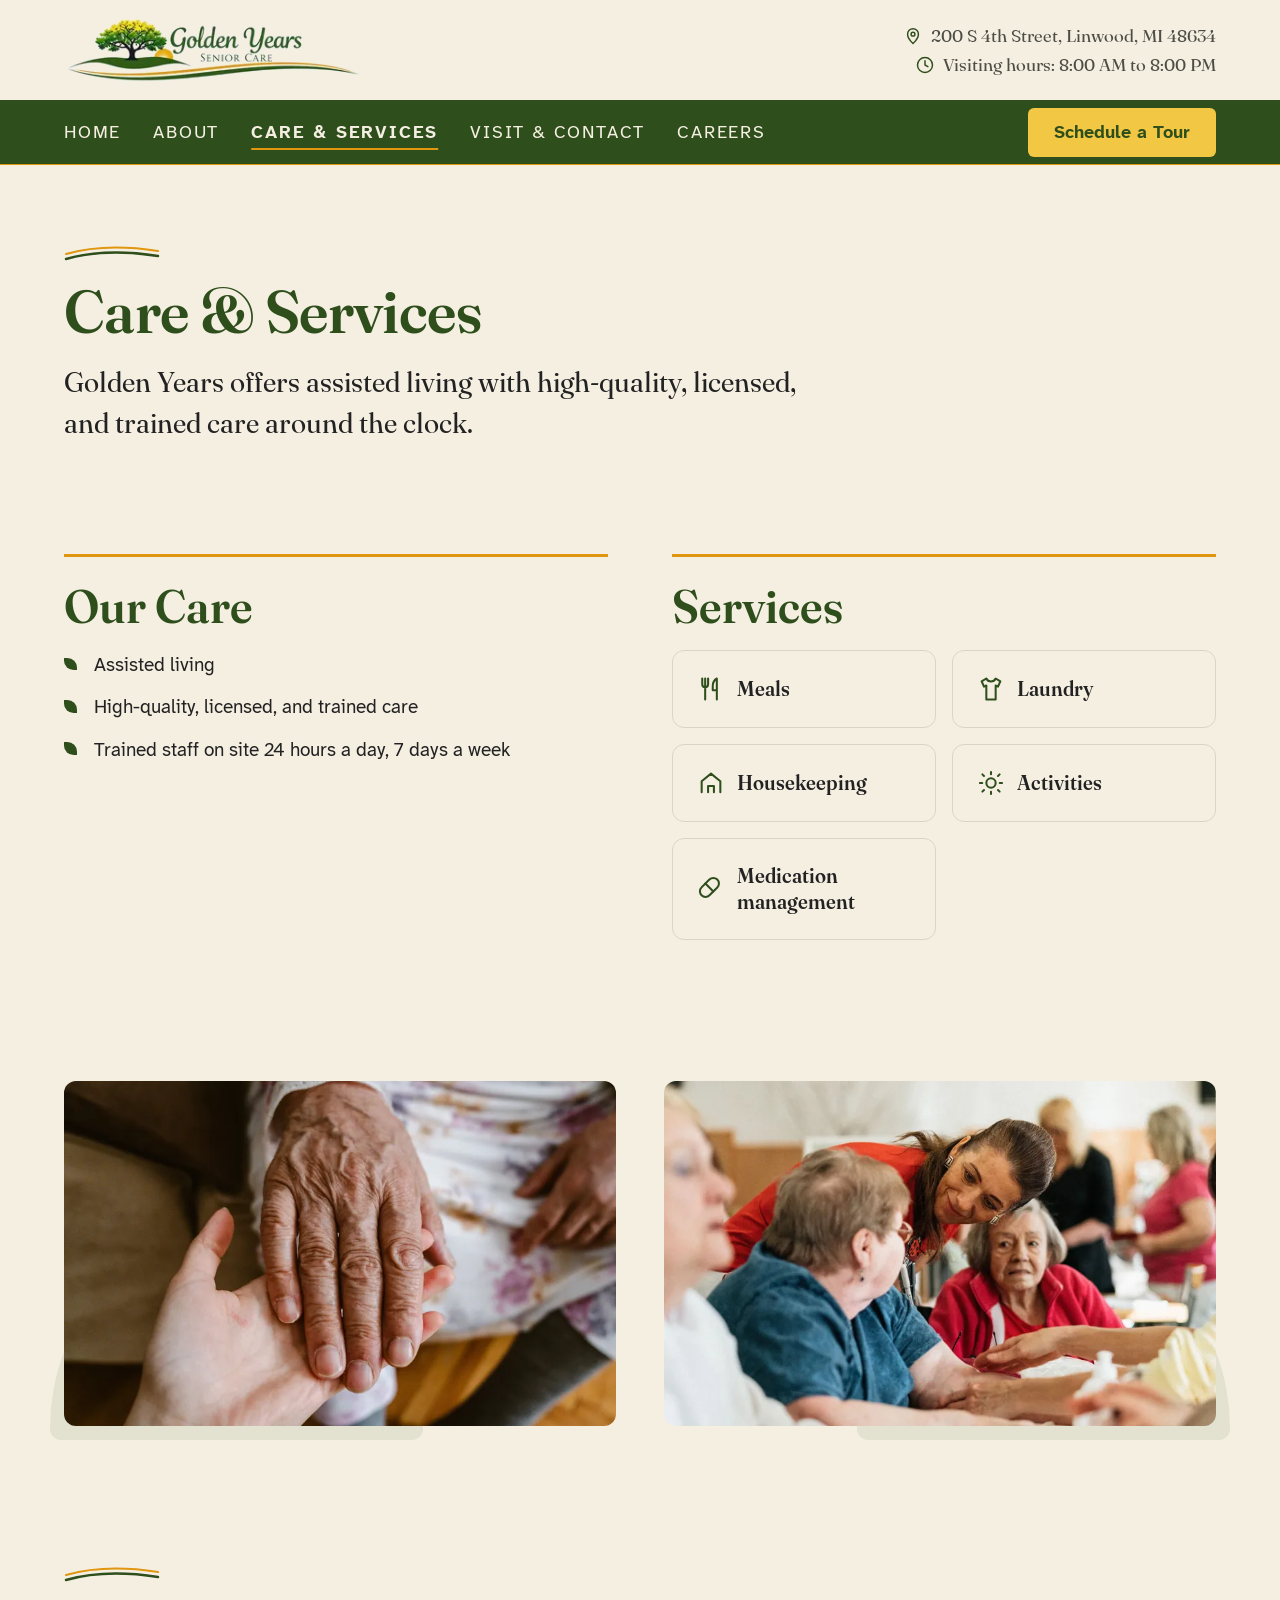
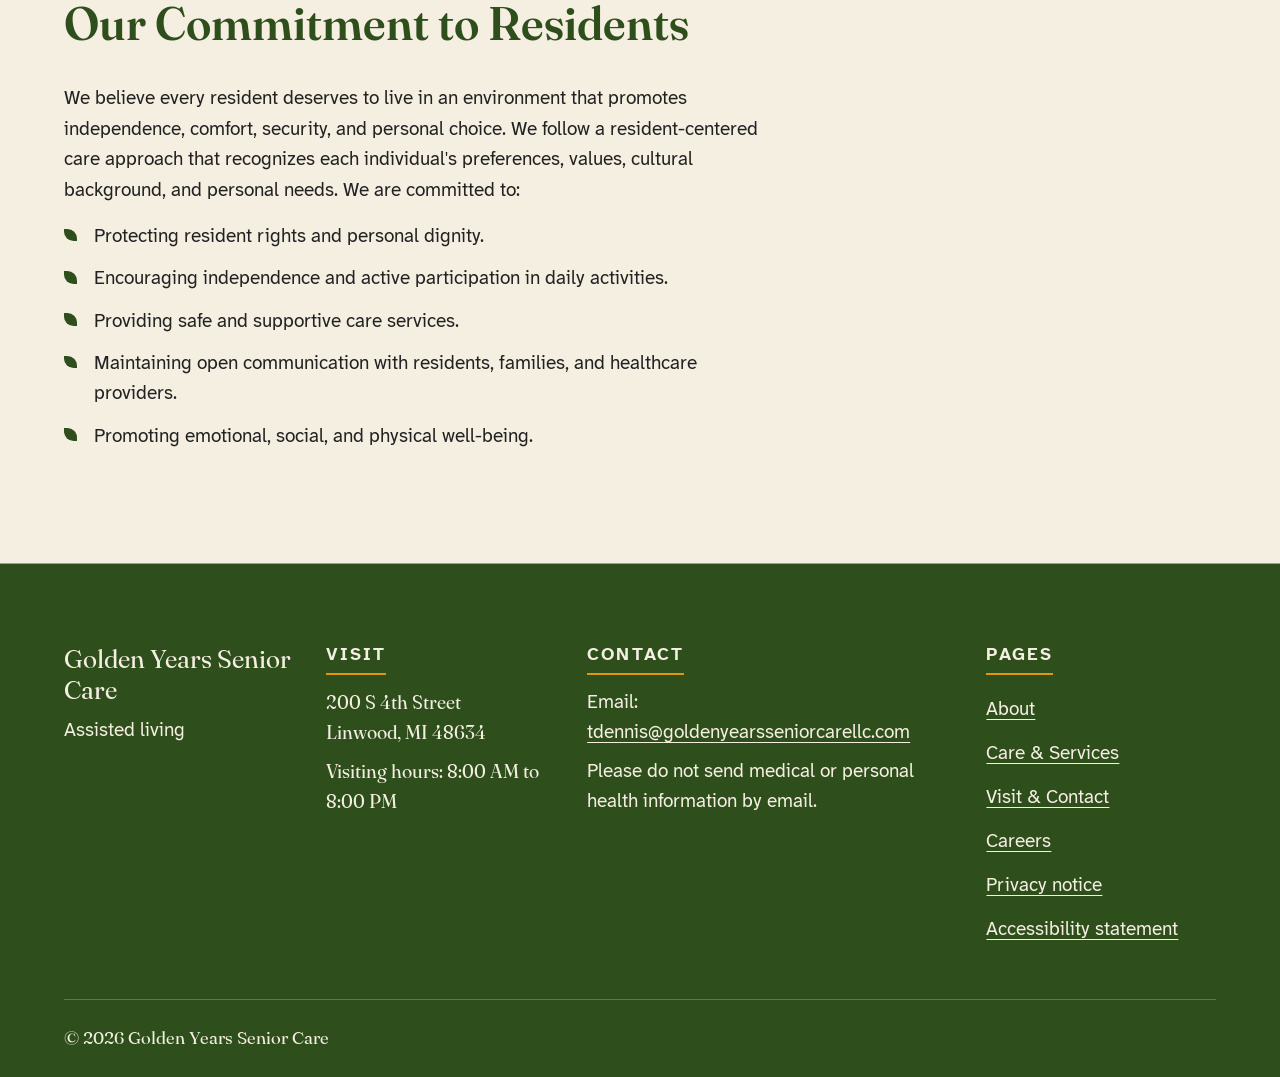
<file: site/care-services/index.html>
<!doctype html>
<html lang="en">
<head>
  <meta charset="utf-8">
  <meta name="viewport" content="width=device-width, initial-scale=1">
  <title>Care &amp; Services | Golden Years Senior Care</title>
  <meta name="description" content="Assisted living with meals, laundry, housekeeping, activities, medication management, and trained staff on site 24/7.">
  <link rel="canonical" href="https://www.goldenyearsseniorcarellc.com/care-services/">
  <meta name="theme-color" content="#2E4E1C">
  <meta name="color-scheme" content="light dark">
  <meta name="darkreader-lock" content="">
  <link rel="icon" href="../favicon.ico" sizes="32x32">
  <link rel="apple-touch-icon" href="../apple-touch-icon.png">
  <link rel="preload" href="../fonts/fraunces-semibold.woff2" as="font" type="font/woff2" crossorigin>
  <link rel="preload" href="../fonts/atkinson-hyperlegible-next-regular.woff2" as="font" type="font/woff2" crossorigin>
  <link rel="stylesheet" href="../css/styles.css">
</head>
<body>
  <a class="skip-link" href="#main">Skip to main content</a>

  <header class="site-header">
    <div class="wrap site-header__top-inner">
      <a class="site-header__logo" href="../">
        <img src="../images/logo-320.webp" srcset="../images/logo-320.webp 320w, ../images/logo-640.webp 640w" sizes="(min-width: 80em) 300px, (min-width: 48em) 24vw, 180px" width="640" height="145" alt="Golden Years Senior Care home page">
      </a>
      <ul class="site-header__info">
        <li>
          <svg viewBox="0 0 24 24" width="20" height="20" aria-hidden="true" focusable="false" fill="none" stroke="currentColor" stroke-width="1.75" stroke-linecap="round" stroke-linejoin="round"><path d="M12 21s-6.5-6.2-6.5-11.2a6.5 6.5 0 0 1 13 0C18.5 14.8 12 21 12 21z"/><circle cx="12" cy="9.8" r="2.3"/></svg>
          200 S 4th Street, Linwood, MI 48634
        </li>
        <li>
          <svg viewBox="0 0 24 24" width="20" height="20" aria-hidden="true" focusable="false" fill="none" stroke="currentColor" stroke-width="1.75" stroke-linecap="round" stroke-linejoin="round"><circle cx="12" cy="12" r="9"/><path d="M12 7v5l3.5 2"/></svg>
          Visiting hours: 8:00 AM to 8:00 PM
        </li>
      </ul>
    </div>

    <div class="site-header__bar on-dark">
      <details class="menu">
        <summary class="menu__toggle">
          <svg class="menu__icon-open" viewBox="0 0 24 24" width="24" height="24" aria-hidden="true" focusable="false" fill="none" stroke="currentColor" stroke-width="2" stroke-linecap="round"><path d="M4 7h16M4 12h16M4 17h16"/></svg>
          <svg class="menu__icon-close" viewBox="0 0 24 24" width="24" height="24" aria-hidden="true" focusable="false" fill="none" stroke="currentColor" stroke-width="2" stroke-linecap="round"><path d="M6 6l12 12M18 6 6 18"/></svg>
          Menu
        </summary>
        <nav class="menu__panel" aria-label="Main">
          <ul class="menu__list">
            <li><a href="../">Home</a></li>
            <li><a href="../about/">About</a></li>
            <li><a href="../care-services/" aria-current="page">Care &amp; Services</a></li>
            <li><a href="../visit-contact/">Visit &amp; Contact</a></li>
            <li><a href="../careers/">Careers</a></li>
          </ul>
          <ul class="menu__info">
            <li>200 S 4th Street, Linwood, MI 48634</li>
            <li>Visiting hours: 8:00 AM to 8:00 PM</li>
          </ul>
        </nav>
      </details>

      <div class="site-header__bar-inner">
        <nav class="main-nav" aria-label="Main">
          <ul class="main-nav__list">
            <li><a href="../">Home</a></li>
            <li><a href="../about/">About</a></li>
            <li><a href="../care-services/" aria-current="page">Care &amp; Services</a></li>
            <li><a href="../visit-contact/">Visit &amp; Contact</a></li>
            <li><a href="../careers/">Careers</a></li>
          </ul>
        </nav>
        <a class="btn btn--tour" href="../visit-contact/#tours">Schedule a Tour</a>
      </div>
    </div>
  </header>

  <main id="main">
    <section class="page-intro" aria-labelledby="page-title">
      <div class="wrap page-intro__inner">
        <svg class="swoosh" viewBox="0 0 96 16" aria-hidden="true" focusable="false"><path class="swoosh__upper" d="M2 9 C 30 1 62 1 94 6"/><path class="swoosh__lower" d="M2 14 C 30 6 62 6 94 11"/></svg>
        <h1 id="page-title">Care &amp; Services</h1>
        <p class="lead">Golden Years offers assisted living with high-quality, licensed, and trained care around the clock.</p>
      </div>
    </section>

    <div class="section">
      <div class="wrap split">
        <section class="split__item" aria-labelledby="care-title">
          <h2 id="care-title">Our Care</h2>
          <ul class="leaf-list">
            <li>Assisted living</li>
            <li>High-quality, licensed, and trained care</li>
            <li>Trained staff on site 24 hours a day, 7 days a week</li>
          </ul>
        </section>
        <section class="split__item" aria-labelledby="services-title">
          <h2 id="services-title">Services</h2>
          <ul class="icon-list">
            <li><svg viewBox="0 0 24 24" width="28" height="28" aria-hidden="true" focusable="false" fill="none" stroke="currentColor" stroke-width="1.75" stroke-linecap="round" stroke-linejoin="round"><path d="M7 3v18M4.5 3v5a2.5 2.5 0 0 0 5 0V3M17 21V3c-2.2 1.2-3.5 3.6-3.5 6.5V13H17"/></svg>Meals</li>
            <li><svg viewBox="0 0 24 24" width="28" height="28" aria-hidden="true" focusable="false" fill="none" stroke="currentColor" stroke-width="1.75" stroke-linecap="round" stroke-linejoin="round"><path d="M8 3 4 5.5 6 10l2-1v12h8V9l2 1 2-4.5L16 3c-.7 1.6-2.2 2.5-4 2.5S8.7 4.6 8 3z"/></svg>Laundry</li>
            <li><svg viewBox="0 0 24 24" width="28" height="28" aria-hidden="true" focusable="false" fill="none" stroke="currentColor" stroke-width="1.75" stroke-linecap="round" stroke-linejoin="round"><path d="M4 20V10.5L12 4l8 6.5V20M9.5 20v-5.5h5V20"/></svg>Housekeeping</li>
            <li><svg viewBox="0 0 24 24" width="28" height="28" aria-hidden="true" focusable="false" fill="none" stroke="currentColor" stroke-width="1.75" stroke-linecap="round" stroke-linejoin="round"><circle cx="12" cy="12" r="4"/><path d="M12 2.5v2M12 19.5v2M4.6 4.6 6 6M18 18l1.4 1.4M2.5 12h2M19.5 12h2M4.6 19.4 6 18M18 6l1.4-1.4"/></svg>Activities</li>
            <li><svg viewBox="0 0 24 24" width="28" height="28" aria-hidden="true" focusable="false" fill="none" stroke="currentColor" stroke-width="1.75" stroke-linecap="round" stroke-linejoin="round"><path d="M10.6 3.9a4.8 4.8 0 0 1 6.8 6.8l-6.7 6.7a4.8 4.8 0 0 1-6.8-6.8z"/><path d="M7.2 7.3l6.8 6.8"/></svg>Medication management</li>
          </ul>
        </section>
      </div>
    </div>

    <div class="section">
      <div class="wrap spaces__grid">
        <div class="space">
          <div class="space__photo">
            <img src="../images/care-hands-800.webp"
                 srcset="../images/care-hands-480.webp 480w, ../images/care-hands-800.webp 800w, ../images/care-hands-1200.webp 1200w, ../images/care-hands-1600.webp 1600w"
                 sizes="(min-width: 75em) 34rem, (min-width: 56em) 46vw, 100vw" width="1600" height="1067" loading="lazy"
                 alt="A younger hand gently holding the hand of an older woman">
          </div>
        </div>
        <div class="space">
          <div class="space__photo">
            <img src="../images/care-conversation-800.webp"
                 srcset="../images/care-conversation-480.webp 480w, ../images/care-conversation-800.webp 800w, ../images/care-conversation-1200.webp 1200w, ../images/care-conversation-1600.webp 1600w"
                 sizes="(min-width: 75em) 34rem, (min-width: 56em) 46vw, 100vw" width="1600" height="1000" loading="lazy"
                 alt="A caregiver leaning in to talk with two older women at a table">
          </div>
        </div>
      </div>
    </div>

    <section class="section section--last" aria-labelledby="commitment-title">
      <div class="wrap">
        <div class="section-heading section-heading--start">
          <svg class="swoosh" viewBox="0 0 96 16" aria-hidden="true" focusable="false"><path class="swoosh__upper" d="M2 9 C 30 1 62 1 94 6"/><path class="swoosh__lower" d="M2 14 C 30 6 62 6 94 11"/></svg>
          <h2 id="commitment-title">Our Commitment to Residents</h2>
        </div>
        <div class="prose">
          <p>We believe every resident deserves to live in an environment that promotes independence, comfort, security, and personal choice. We follow a resident-centered care approach that recognizes each individual's preferences, values, cultural background, and personal needs. We are committed to:</p>
          <ul class="leaf-list">
            <li>Protecting resident rights and personal dignity.</li>
            <li>Encouraging independence and active participation in daily activities.</li>
            <li>Providing safe and supportive care services.</li>
            <li>Maintaining open communication with residents, families, and healthcare providers.</li>
            <li>Promoting emotional, social, and physical well-being.</li>
          </ul>
        </div>
      </div>
    </section>
  </main>

  <footer class="site-footer on-dark">
    <div class="wrap site-footer__grid">
      <div>
        <p class="site-footer__name">Golden Years Senior Care</p>
        <p>Assisted living</p>
      </div>
      <div>
        <h2 class="site-footer__heading">Visit</h2>
        <address class="site-footer__visit">200 S 4th Street<br>Linwood, MI 48634</address>
        <p class="site-footer__visit">Visiting hours: 8:00 AM to 8:00 PM</p>
      </div>
      <div>
        <h2 class="site-footer__heading">Contact</h2>
        <p>Email:<br><a href="mailto:tdennis@goldenyearsseniorcarellc.com">tdennis@<wbr>goldenyearsseniorcarellc.com</a></p>
        <p>Please do not send medical or personal health information by email.</p>
      </div>
      <nav aria-label="Footer">
        <h2 class="site-footer__heading">Pages</h2>
        <ul class="site-footer__links">
          <li><a href="../about/">About</a></li>
          <li><a href="../care-services/" aria-current="page">Care &amp; Services</a></li>
          <li><a href="../visit-contact/">Visit &amp; Contact</a></li>
          <li><a href="../careers/">Careers</a></li>
          <li><a href="../privacy/">Privacy notice</a></li>
          <li><a href="../accessibility/">Accessibility statement</a></li>
        </ul>
      </nav>
    </div>
    <div class="wrap site-footer__base">
      <p>© 2026 Golden Years Senior Care</p>
    </div>
  </footer>
</body>
</html>
</file>
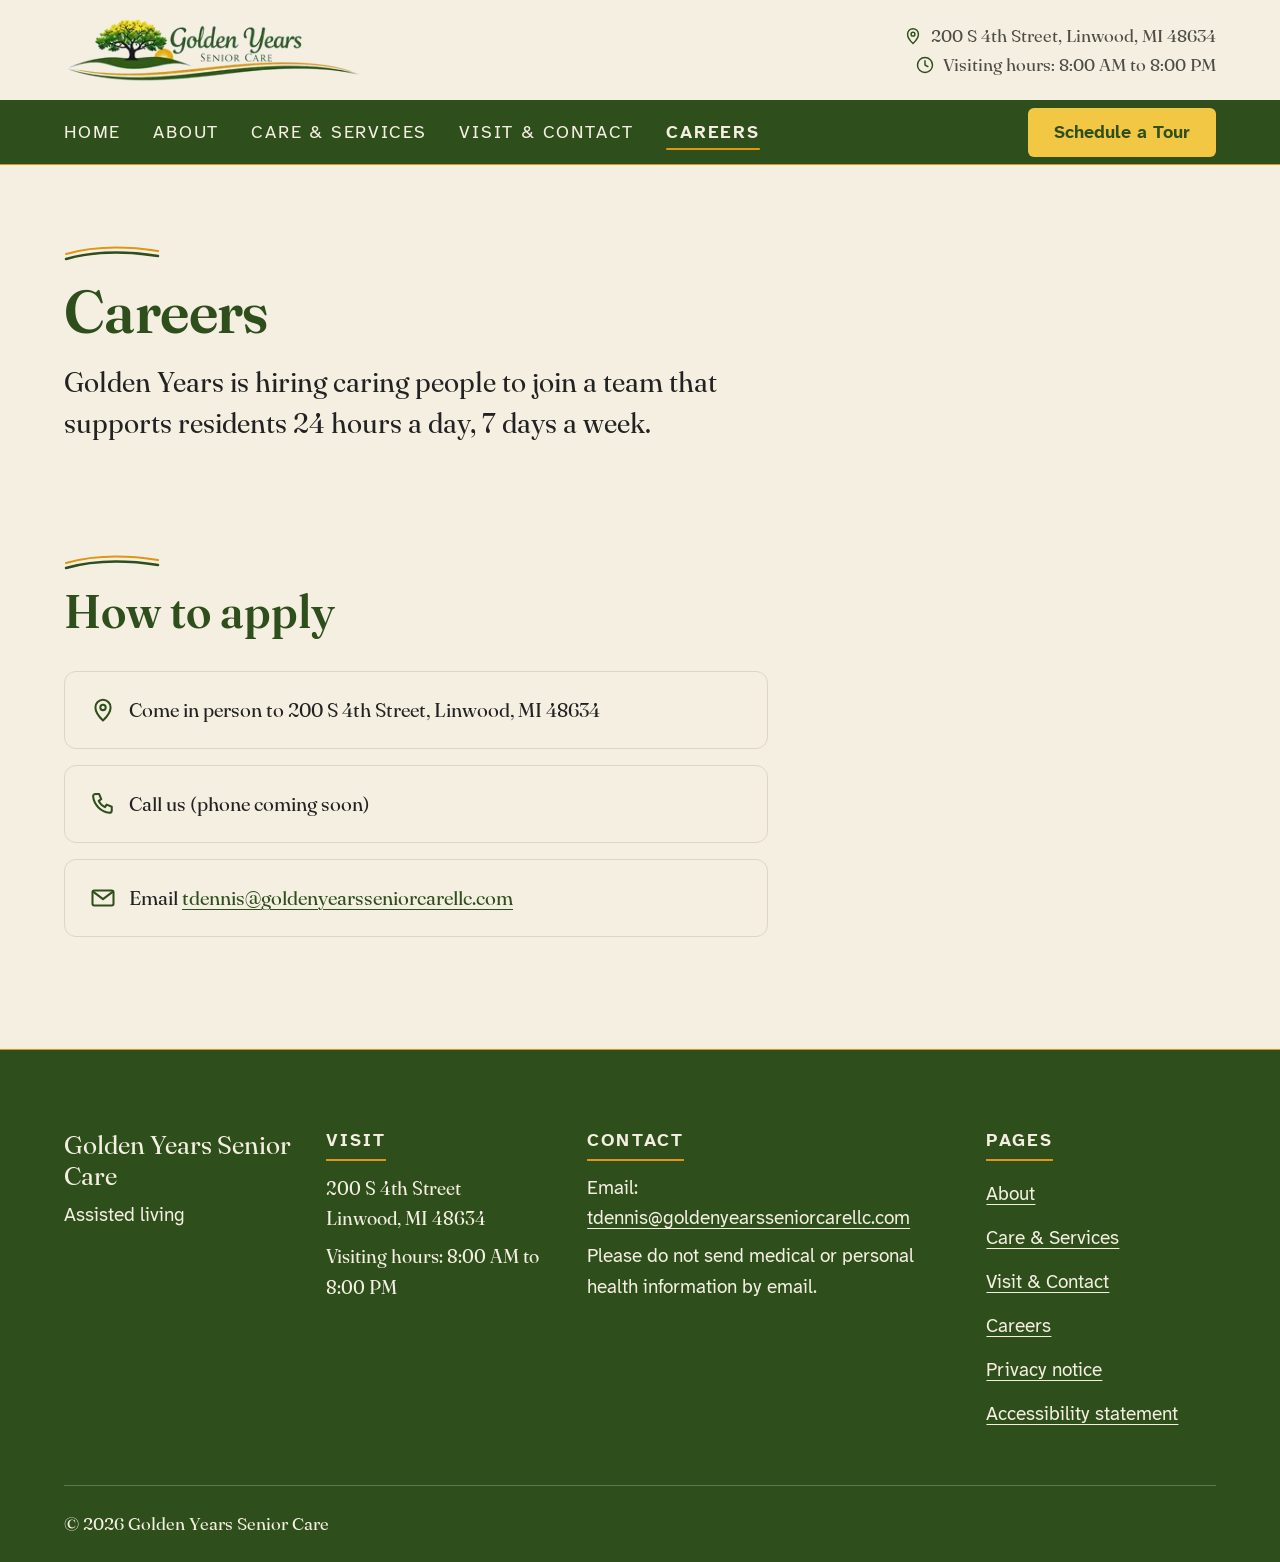
<file: site/careers/index.html>
<!doctype html>
<html lang="en">
<head>
  <meta charset="utf-8">
  <meta name="viewport" content="width=device-width, initial-scale=1">
  <title>Careers | Golden Years Senior Care</title>
  <meta name="description" content="Golden Years Senior Care is hiring caring people. Apply in person at 200 S 4th Street in Linwood, or by email.">
  <link rel="canonical" href="https://www.goldenyearsseniorcarellc.com/careers/">
  <meta name="theme-color" content="#2E4E1C">
  <meta name="color-scheme" content="light dark">
  <meta name="darkreader-lock" content="">
  <link rel="icon" href="../favicon.ico" sizes="32x32">
  <link rel="apple-touch-icon" href="../apple-touch-icon.png">
  <link rel="preload" href="../fonts/fraunces-semibold.woff2" as="font" type="font/woff2" crossorigin>
  <link rel="preload" href="../fonts/atkinson-hyperlegible-next-regular.woff2" as="font" type="font/woff2" crossorigin>
  <link rel="stylesheet" href="../css/styles.css">
</head>
<body>
  <a class="skip-link" href="#main">Skip to main content</a>

  <header class="site-header">
    <div class="wrap site-header__top-inner">
      <a class="site-header__logo" href="../">
        <img src="../images/logo-320.webp" srcset="../images/logo-320.webp 320w, ../images/logo-640.webp 640w" sizes="(min-width: 80em) 300px, (min-width: 48em) 24vw, 180px" width="640" height="145" alt="Golden Years Senior Care home page">
      </a>
      <ul class="site-header__info">
        <li>
          <svg viewBox="0 0 24 24" width="20" height="20" aria-hidden="true" focusable="false" fill="none" stroke="currentColor" stroke-width="1.75" stroke-linecap="round" stroke-linejoin="round"><path d="M12 21s-6.5-6.2-6.5-11.2a6.5 6.5 0 0 1 13 0C18.5 14.8 12 21 12 21z"/><circle cx="12" cy="9.8" r="2.3"/></svg>
          200 S 4th Street, Linwood, MI 48634
        </li>
        <li>
          <svg viewBox="0 0 24 24" width="20" height="20" aria-hidden="true" focusable="false" fill="none" stroke="currentColor" stroke-width="1.75" stroke-linecap="round" stroke-linejoin="round"><circle cx="12" cy="12" r="9"/><path d="M12 7v5l3.5 2"/></svg>
          Visiting hours: 8:00 AM to 8:00 PM
        </li>
      </ul>
    </div>

    <div class="site-header__bar on-dark">
      <details class="menu">
        <summary class="menu__toggle">
          <svg class="menu__icon-open" viewBox="0 0 24 24" width="24" height="24" aria-hidden="true" focusable="false" fill="none" stroke="currentColor" stroke-width="2" stroke-linecap="round"><path d="M4 7h16M4 12h16M4 17h16"/></svg>
          <svg class="menu__icon-close" viewBox="0 0 24 24" width="24" height="24" aria-hidden="true" focusable="false" fill="none" stroke="currentColor" stroke-width="2" stroke-linecap="round"><path d="M6 6l12 12M18 6 6 18"/></svg>
          Menu
        </summary>
        <nav class="menu__panel" aria-label="Main">
          <ul class="menu__list">
            <li><a href="../">Home</a></li>
            <li><a href="../about/">About</a></li>
            <li><a href="../care-services/">Care &amp; Services</a></li>
            <li><a href="../visit-contact/">Visit &amp; Contact</a></li>
            <li><a href="../careers/" aria-current="page">Careers</a></li>
          </ul>
          <ul class="menu__info">
            <li>200 S 4th Street, Linwood, MI 48634</li>
            <li>Visiting hours: 8:00 AM to 8:00 PM</li>
          </ul>
        </nav>
      </details>

      <div class="site-header__bar-inner">
        <nav class="main-nav" aria-label="Main">
          <ul class="main-nav__list">
            <li><a href="../">Home</a></li>
            <li><a href="../about/">About</a></li>
            <li><a href="../care-services/">Care &amp; Services</a></li>
            <li><a href="../visit-contact/">Visit &amp; Contact</a></li>
            <li><a href="../careers/" aria-current="page">Careers</a></li>
          </ul>
        </nav>
        <a class="btn btn--tour" href="../visit-contact/#tours">Schedule a Tour</a>
      </div>
    </div>
  </header>

  <main id="main">
    <section class="page-intro" aria-labelledby="page-title">
      <div class="wrap page-intro__inner">
        <svg class="swoosh" viewBox="0 0 96 16" aria-hidden="true" focusable="false"><path class="swoosh__upper" d="M2 9 C 30 1 62 1 94 6"/><path class="swoosh__lower" d="M2 14 C 30 6 62 6 94 11"/></svg>
        <h1 id="page-title">Careers</h1>
        <p class="lead">Golden Years is hiring caring people to join a team that supports residents 24 hours a day, 7 days a week.</p>
      </div>
    </section>

    <section class="section section--last" aria-labelledby="apply-title">
      <div class="wrap">
        <div class="section-heading section-heading--start">
          <svg class="swoosh" viewBox="0 0 96 16" aria-hidden="true" focusable="false"><path class="swoosh__upper" d="M2 9 C 30 1 62 1 94 6"/><path class="swoosh__lower" d="M2 14 C 30 6 62 6 94 11"/></svg>
          <h2 id="apply-title">How to apply</h2>
        </div>
        <ul class="icon-list icon-list--stack">
          <li><svg viewBox="0 0 24 24" width="28" height="28" aria-hidden="true" focusable="false" fill="none" stroke="currentColor" stroke-width="1.75" stroke-linecap="round" stroke-linejoin="round"><path d="M12 21s-6.5-6.2-6.5-11.2a6.5 6.5 0 0 1 13 0C18.5 14.8 12 21 12 21z"/><circle cx="12" cy="9.8" r="2.3"/></svg>Come in person to 200 S 4th Street, Linwood, MI 48634</li>
          <li><svg viewBox="0 0 24 24" width="28" height="28" aria-hidden="true" focusable="false" fill="none" stroke="currentColor" stroke-width="1.75" stroke-linecap="round" stroke-linejoin="round"><path d="M5.5 3.5h3.2l1.8 4.4-2.2 1.4a11 11 0 0 0 5.4 5.4l1.4-2.2 4.4 1.8v3.2a2 2 0 0 1-2 2A16 16 0 0 1 3.5 5.5a2 2 0 0 1 2-2z"/></svg>Call us (phone coming soon)</li>
          <li><svg viewBox="0 0 24 24" width="28" height="28" aria-hidden="true" focusable="false" fill="none" stroke="currentColor" stroke-width="1.75" stroke-linecap="round" stroke-linejoin="round"><rect x="3" y="5.5" width="18" height="13" rx="1.5"/><path d="M3.5 6.5 12 13l8.5-6.5"/></svg><span>Email <a href="mailto:tdennis@goldenyearsseniorcarellc.com">tdennis@<wbr>goldenyearsseniorcarellc.com</a></span></li>
        </ul>
      </div>
    </section>
  </main>

  <footer class="site-footer on-dark">
    <div class="wrap site-footer__grid">
      <div>
        <p class="site-footer__name">Golden Years Senior Care</p>
        <p>Assisted living</p>
      </div>
      <div>
        <h2 class="site-footer__heading">Visit</h2>
        <address class="site-footer__visit">200 S 4th Street<br>Linwood, MI 48634</address>
        <p class="site-footer__visit">Visiting hours: 8:00 AM to 8:00 PM</p>
      </div>
      <div>
        <h2 class="site-footer__heading">Contact</h2>
        <p>Email:<br><a href="mailto:tdennis@goldenyearsseniorcarellc.com">tdennis@<wbr>goldenyearsseniorcarellc.com</a></p>
        <p>Please do not send medical or personal health information by email.</p>
      </div>
      <nav aria-label="Footer">
        <h2 class="site-footer__heading">Pages</h2>
        <ul class="site-footer__links">
          <li><a href="../about/">About</a></li>
          <li><a href="../care-services/">Care &amp; Services</a></li>
          <li><a href="../visit-contact/">Visit &amp; Contact</a></li>
          <li><a href="../careers/" aria-current="page">Careers</a></li>
          <li><a href="../privacy/">Privacy notice</a></li>
          <li><a href="../accessibility/">Accessibility statement</a></li>
        </ul>
      </nav>
    </div>
    <div class="wrap site-footer__base">
      <p>© 2026 Golden Years Senior Care</p>
    </div>
  </footer>
</body>
</html>
</file>
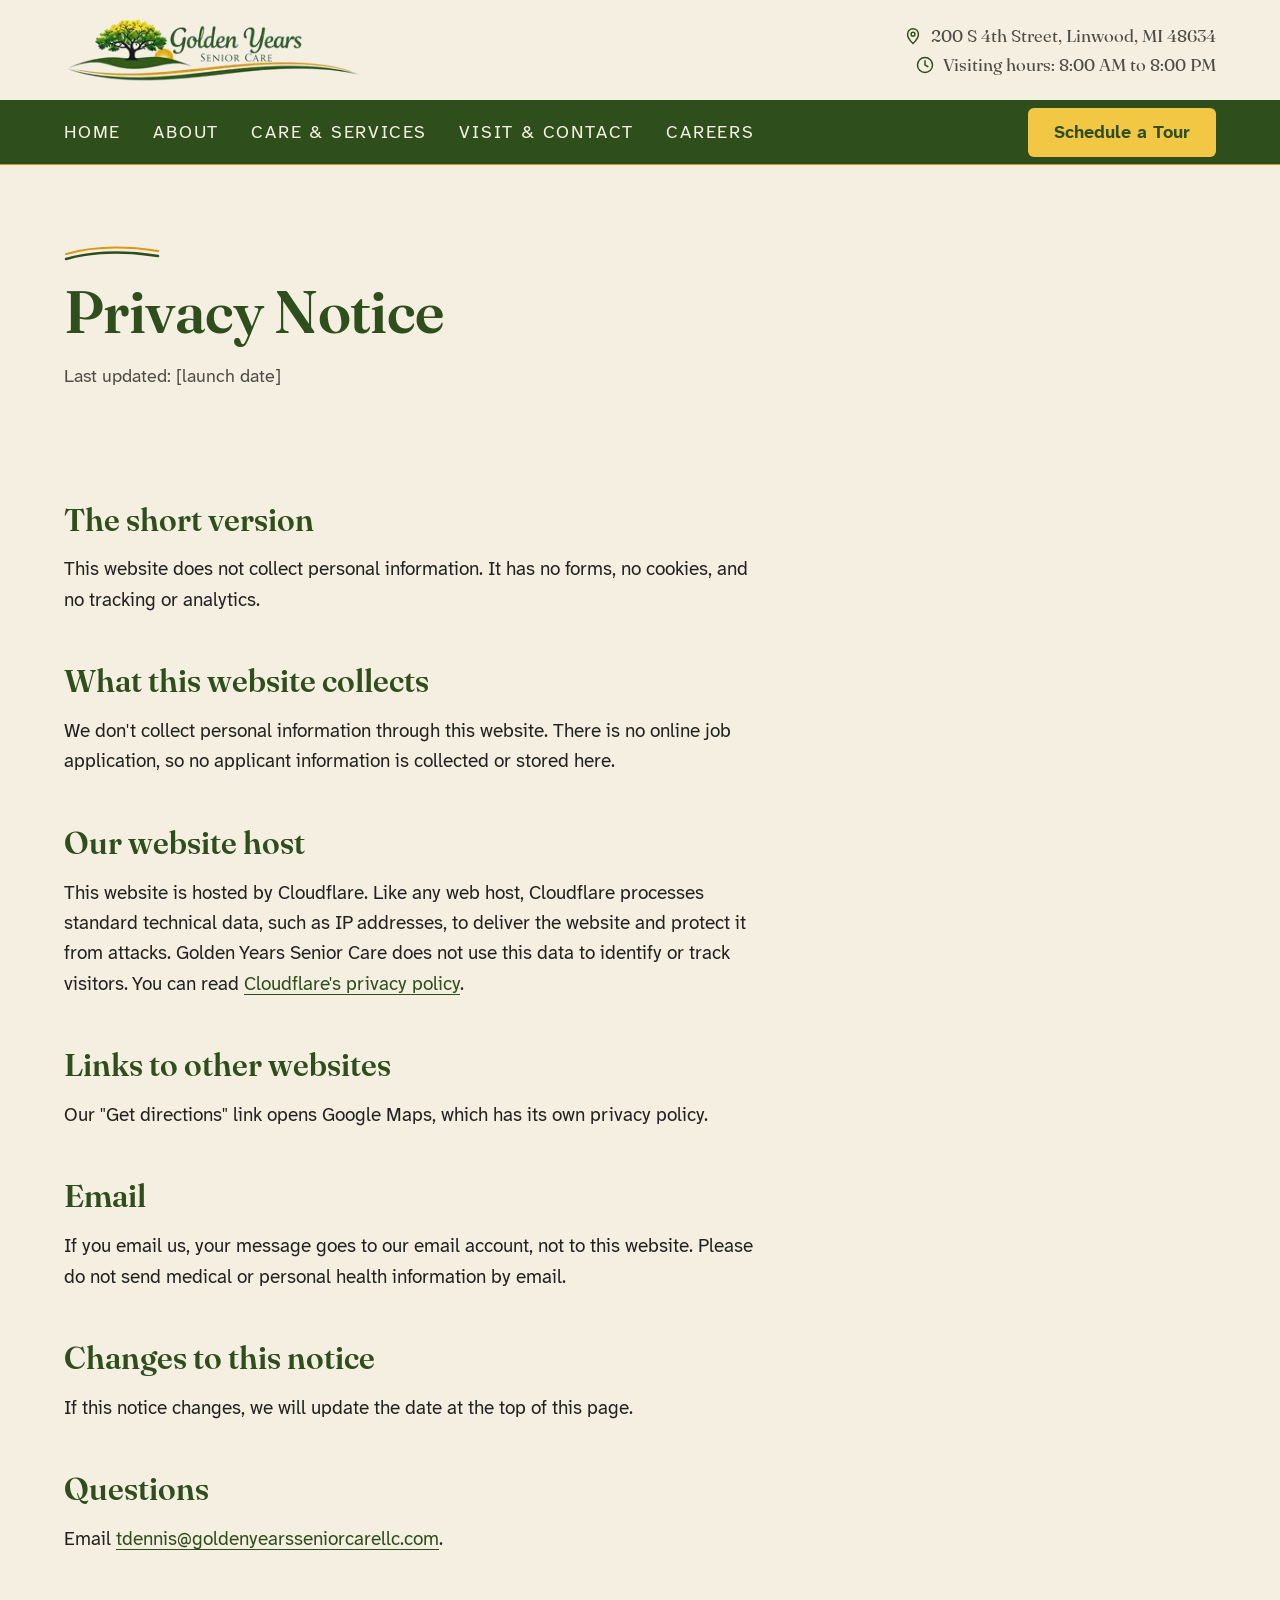
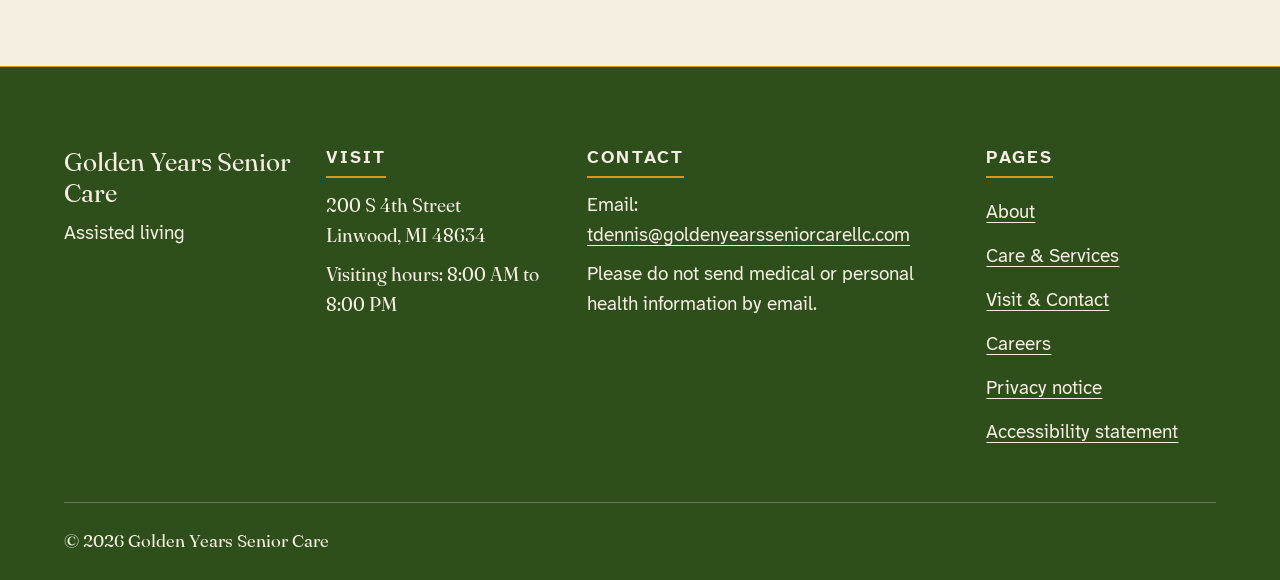
<file: site/privacy/index.html>
<!doctype html>
<html lang="en">
<head>
  <meta charset="utf-8">
  <meta name="viewport" content="width=device-width, initial-scale=1">
  <title>Privacy Notice | Golden Years Senior Care</title>
  <meta name="description" content="How this website handles your information: no forms, no cookies, and no tracking.">
  <link rel="canonical" href="https://www.goldenyearsseniorcarellc.com/privacy/">
  <meta name="theme-color" content="#2E4E1C">
  <meta name="color-scheme" content="light dark">
  <meta name="darkreader-lock" content="">
  <link rel="icon" href="../favicon.ico" sizes="32x32">
  <link rel="apple-touch-icon" href="../apple-touch-icon.png">
  <link rel="preload" href="../fonts/fraunces-semibold.woff2" as="font" type="font/woff2" crossorigin>
  <link rel="preload" href="../fonts/atkinson-hyperlegible-next-regular.woff2" as="font" type="font/woff2" crossorigin>
  <link rel="stylesheet" href="../css/styles.css">
</head>
<body>
  <a class="skip-link" href="#main">Skip to main content</a>

  <header class="site-header">
    <div class="wrap site-header__top-inner">
      <a class="site-header__logo" href="../">
        <img src="../images/logo-320.webp" srcset="../images/logo-320.webp 320w, ../images/logo-640.webp 640w" sizes="(min-width: 80em) 300px, (min-width: 48em) 24vw, 180px" width="640" height="145" alt="Golden Years Senior Care home page">
      </a>
      <ul class="site-header__info">
        <li>
          <svg viewBox="0 0 24 24" width="20" height="20" aria-hidden="true" focusable="false" fill="none" stroke="currentColor" stroke-width="1.75" stroke-linecap="round" stroke-linejoin="round"><path d="M12 21s-6.5-6.2-6.5-11.2a6.5 6.5 0 0 1 13 0C18.5 14.8 12 21 12 21z"/><circle cx="12" cy="9.8" r="2.3"/></svg>
          200 S 4th Street, Linwood, MI 48634
        </li>
        <li>
          <svg viewBox="0 0 24 24" width="20" height="20" aria-hidden="true" focusable="false" fill="none" stroke="currentColor" stroke-width="1.75" stroke-linecap="round" stroke-linejoin="round"><circle cx="12" cy="12" r="9"/><path d="M12 7v5l3.5 2"/></svg>
          Visiting hours: 8:00 AM to 8:00 PM
        </li>
      </ul>
    </div>

    <div class="site-header__bar on-dark">
      <details class="menu">
        <summary class="menu__toggle">
          <svg class="menu__icon-open" viewBox="0 0 24 24" width="24" height="24" aria-hidden="true" focusable="false" fill="none" stroke="currentColor" stroke-width="2" stroke-linecap="round"><path d="M4 7h16M4 12h16M4 17h16"/></svg>
          <svg class="menu__icon-close" viewBox="0 0 24 24" width="24" height="24" aria-hidden="true" focusable="false" fill="none" stroke="currentColor" stroke-width="2" stroke-linecap="round"><path d="M6 6l12 12M18 6 6 18"/></svg>
          Menu
        </summary>
        <nav class="menu__panel" aria-label="Main">
          <ul class="menu__list">
            <li><a href="../">Home</a></li>
            <li><a href="../about/">About</a></li>
            <li><a href="../care-services/">Care &amp; Services</a></li>
            <li><a href="../visit-contact/">Visit &amp; Contact</a></li>
            <li><a href="../careers/">Careers</a></li>
          </ul>
          <ul class="menu__info">
            <li>200 S 4th Street, Linwood, MI 48634</li>
            <li>Visiting hours: 8:00 AM to 8:00 PM</li>
          </ul>
        </nav>
      </details>

      <div class="site-header__bar-inner">
        <nav class="main-nav" aria-label="Main">
          <ul class="main-nav__list">
            <li><a href="../">Home</a></li>
            <li><a href="../about/">About</a></li>
            <li><a href="../care-services/">Care &amp; Services</a></li>
            <li><a href="../visit-contact/">Visit &amp; Contact</a></li>
            <li><a href="../careers/">Careers</a></li>
          </ul>
        </nav>
        <a class="btn btn--tour" href="../visit-contact/#tours">Schedule a Tour</a>
      </div>
    </div>
  </header>

  <main id="main">
    <section class="page-intro" aria-labelledby="page-title">
      <div class="wrap page-intro__inner">
        <svg class="swoosh" viewBox="0 0 96 16" aria-hidden="true" focusable="false"><path class="swoosh__upper" d="M2 9 C 30 1 62 1 94 6"/><path class="swoosh__lower" d="M2 14 C 30 6 62 6 94 11"/></svg>
        <h1 id="page-title">Privacy Notice</h1>
        <p class="page-meta">Last updated: [launch date]</p>
      </div>
    </section>

    <div class="section section--last">
      <div class="wrap">
      <div class="prose">
        <h2>The short version</h2>
        <p>This website does not collect personal information. It has no forms, no cookies, and no tracking or analytics.</p>

        <h2>What this website collects</h2>
        <p>We don't collect personal information through this website. There is no online job application, so no applicant information is collected or stored here.</p>

        <h2>Our website host</h2>
        <p>This website is hosted by Cloudflare. Like any web host, Cloudflare processes standard technical data, such as IP addresses, to deliver the website and protect it from attacks. Golden Years Senior Care does not use this data to identify or track visitors. You can read <a href="https://www.cloudflare.com/privacypolicy/" rel="noopener noreferrer">Cloudflare's privacy policy</a>.</p>

        <h2>Links to other websites</h2>
        <p>Our "Get directions" link opens Google Maps, which has its own privacy policy.</p>

        <h2>Email</h2>
        <p>If you email us, your message goes to our email account, not to this website. Please do not send medical or personal health information by email.</p>

        <h2>Changes to this notice</h2>
        <p>If this notice changes, we will update the date at the top of this page.</p>

        <h2>Questions</h2>
        <p>Email <a href="mailto:tdennis@goldenyearsseniorcarellc.com">tdennis@<wbr>goldenyearsseniorcarellc.com</a>.</p>
      </div>
      </div>
    </div>
  </main>

  <footer class="site-footer on-dark">
    <div class="wrap site-footer__grid">
      <div>
        <p class="site-footer__name">Golden Years Senior Care</p>
        <p>Assisted living</p>
      </div>
      <div>
        <h2 class="site-footer__heading">Visit</h2>
        <address class="site-footer__visit">200 S 4th Street<br>Linwood, MI 48634</address>
        <p class="site-footer__visit">Visiting hours: 8:00 AM to 8:00 PM</p>
      </div>
      <div>
        <h2 class="site-footer__heading">Contact</h2>
        <p>Email:<br><a href="mailto:tdennis@goldenyearsseniorcarellc.com">tdennis@<wbr>goldenyearsseniorcarellc.com</a></p>
        <p>Please do not send medical or personal health information by email.</p>
      </div>
      <nav aria-label="Footer">
        <h2 class="site-footer__heading">Pages</h2>
        <ul class="site-footer__links">
          <li><a href="../about/">About</a></li>
          <li><a href="../care-services/">Care &amp; Services</a></li>
          <li><a href="../visit-contact/">Visit &amp; Contact</a></li>
          <li><a href="../careers/">Careers</a></li>
          <li><a href="../privacy/" aria-current="page">Privacy notice</a></li>
          <li><a href="../accessibility/">Accessibility statement</a></li>
        </ul>
      </nav>
    </div>
    <div class="wrap site-footer__base">
      <p>© 2026 Golden Years Senior Care</p>
    </div>
  </footer>
</body>
</html>
</file>
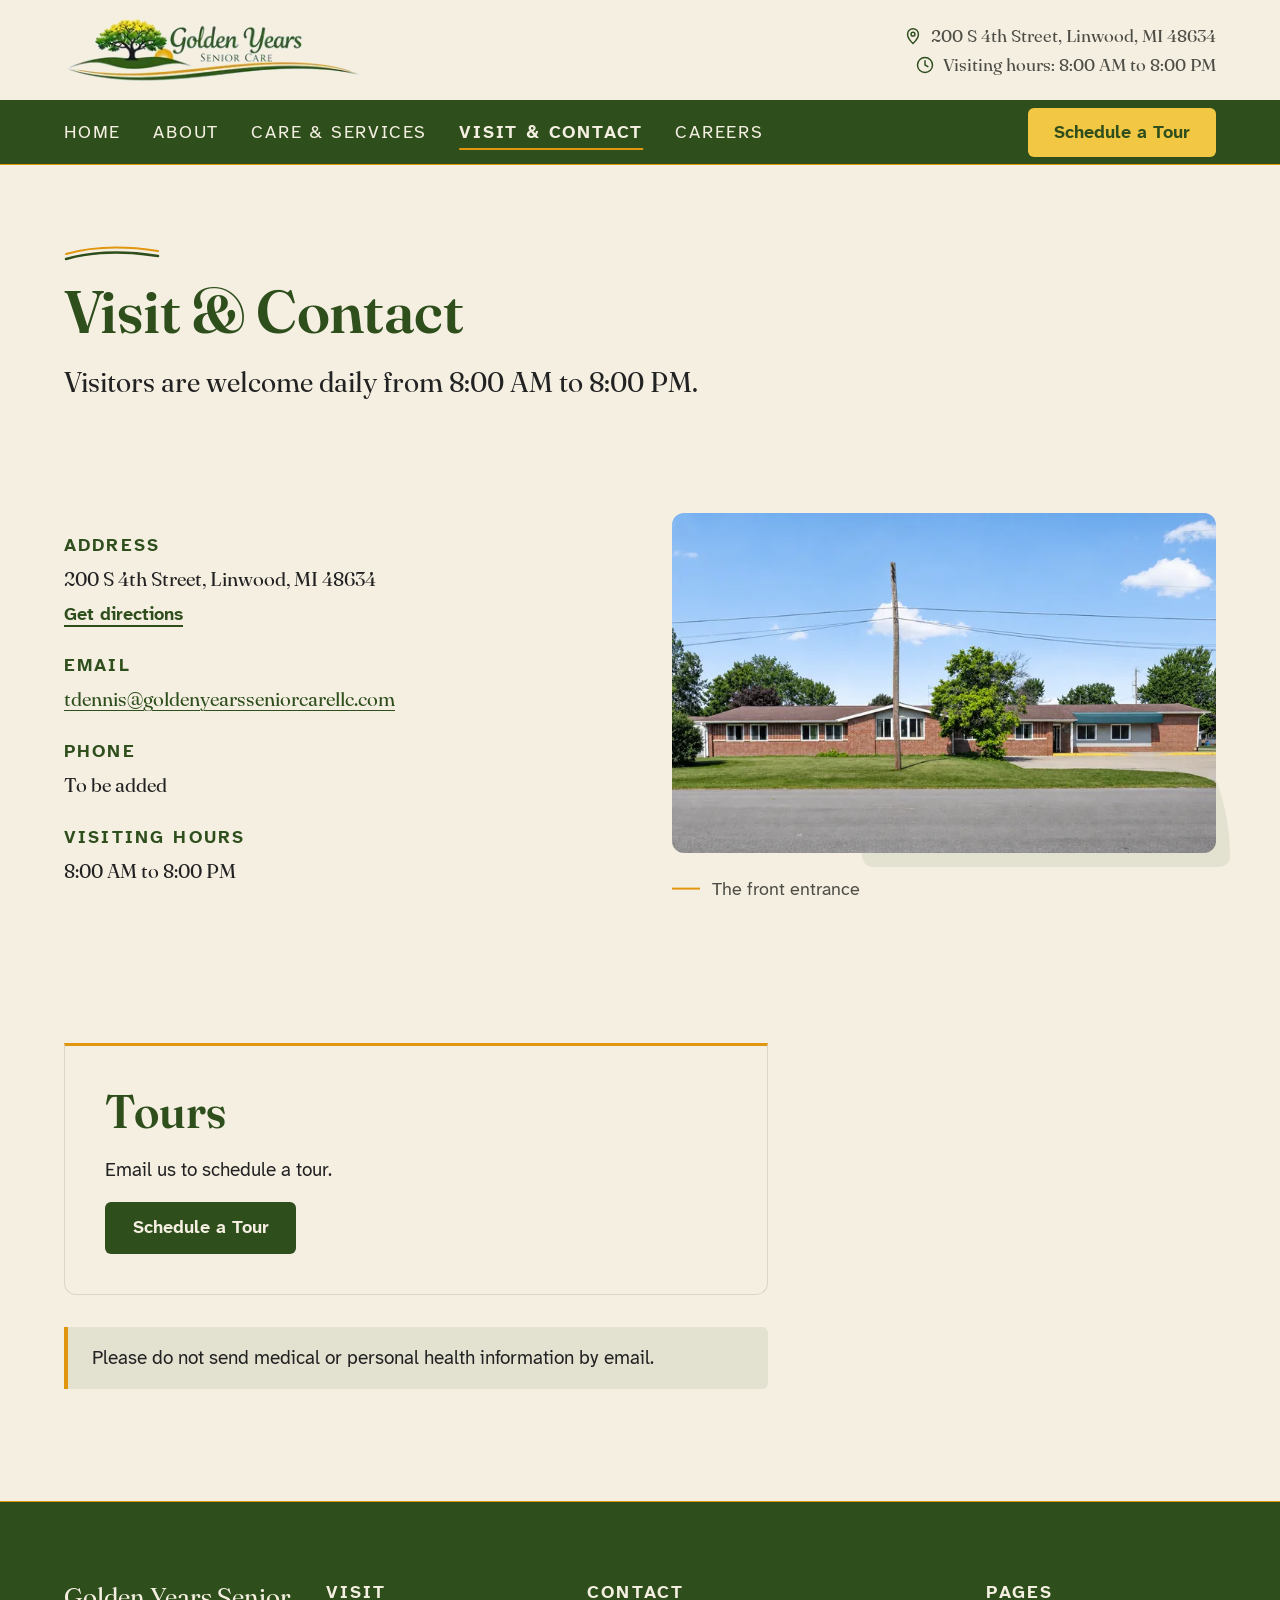
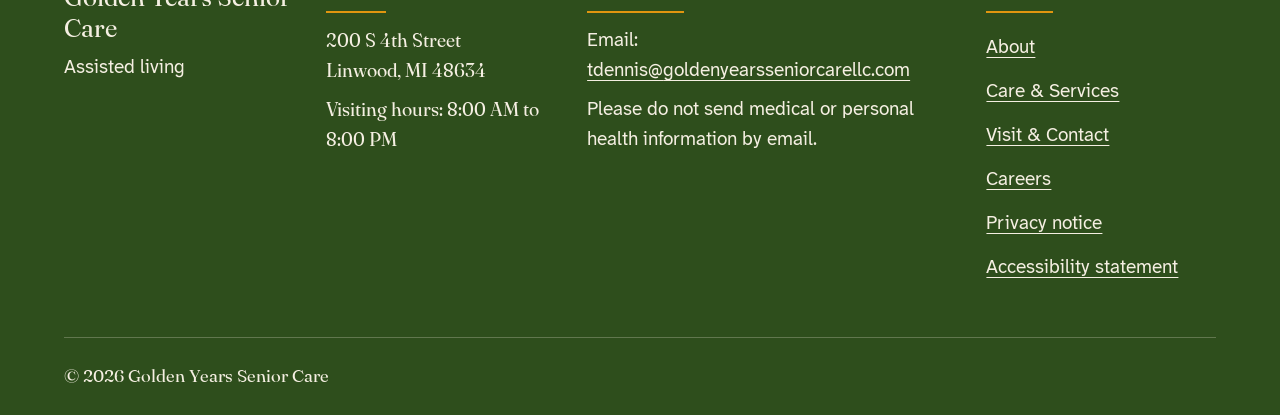
<file: site/visit-contact/index.html>
<!doctype html>
<html lang="en">
<head>
  <meta charset="utf-8">
  <meta name="viewport" content="width=device-width, initial-scale=1">
  <title>Visit &amp; Contact | Golden Years Senior Care</title>
  <meta name="description" content="Visit us at 200 S 4th Street, Linwood, MI 48634. Visitors are welcome daily from 8:00 AM to 8:00 PM. Email us to schedule a tour.">
  <link rel="canonical" href="https://www.goldenyearsseniorcarellc.com/visit-contact/">
  <meta name="theme-color" content="#2E4E1C">
  <meta name="color-scheme" content="light dark">
  <meta name="darkreader-lock" content="">
  <link rel="icon" href="../favicon.ico" sizes="32x32">
  <link rel="apple-touch-icon" href="../apple-touch-icon.png">
  <link rel="preload" href="../fonts/fraunces-semibold.woff2" as="font" type="font/woff2" crossorigin>
  <link rel="preload" href="../fonts/atkinson-hyperlegible-next-regular.woff2" as="font" type="font/woff2" crossorigin>
  <link rel="stylesheet" href="../css/styles.css">
</head>
<body>
  <a class="skip-link" href="#main">Skip to main content</a>

  <header class="site-header">
    <div class="wrap site-header__top-inner">
      <a class="site-header__logo" href="../">
        <img src="../images/logo-320.webp" srcset="../images/logo-320.webp 320w, ../images/logo-640.webp 640w" sizes="(min-width: 80em) 300px, (min-width: 48em) 24vw, 180px" width="640" height="145" alt="Golden Years Senior Care home page">
      </a>
      <ul class="site-header__info">
        <li>
          <svg viewBox="0 0 24 24" width="20" height="20" aria-hidden="true" focusable="false" fill="none" stroke="currentColor" stroke-width="1.75" stroke-linecap="round" stroke-linejoin="round"><path d="M12 21s-6.5-6.2-6.5-11.2a6.5 6.5 0 0 1 13 0C18.5 14.8 12 21 12 21z"/><circle cx="12" cy="9.8" r="2.3"/></svg>
          200 S 4th Street, Linwood, MI 48634
        </li>
        <li>
          <svg viewBox="0 0 24 24" width="20" height="20" aria-hidden="true" focusable="false" fill="none" stroke="currentColor" stroke-width="1.75" stroke-linecap="round" stroke-linejoin="round"><circle cx="12" cy="12" r="9"/><path d="M12 7v5l3.5 2"/></svg>
          Visiting hours: 8:00 AM to 8:00 PM
        </li>
      </ul>
    </div>

    <div class="site-header__bar on-dark">
      <details class="menu">
        <summary class="menu__toggle">
          <svg class="menu__icon-open" viewBox="0 0 24 24" width="24" height="24" aria-hidden="true" focusable="false" fill="none" stroke="currentColor" stroke-width="2" stroke-linecap="round"><path d="M4 7h16M4 12h16M4 17h16"/></svg>
          <svg class="menu__icon-close" viewBox="0 0 24 24" width="24" height="24" aria-hidden="true" focusable="false" fill="none" stroke="currentColor" stroke-width="2" stroke-linecap="round"><path d="M6 6l12 12M18 6 6 18"/></svg>
          Menu
        </summary>
        <nav class="menu__panel" aria-label="Main">
          <ul class="menu__list">
            <li><a href="../">Home</a></li>
            <li><a href="../about/">About</a></li>
            <li><a href="../care-services/">Care &amp; Services</a></li>
            <li><a href="../visit-contact/" aria-current="page">Visit &amp; Contact</a></li>
            <li><a href="../careers/">Careers</a></li>
          </ul>
          <ul class="menu__info">
            <li>200 S 4th Street, Linwood, MI 48634</li>
            <li>Visiting hours: 8:00 AM to 8:00 PM</li>
          </ul>
        </nav>
      </details>

      <div class="site-header__bar-inner">
        <nav class="main-nav" aria-label="Main">
          <ul class="main-nav__list">
            <li><a href="../">Home</a></li>
            <li><a href="../about/">About</a></li>
            <li><a href="../care-services/">Care &amp; Services</a></li>
            <li><a href="../visit-contact/" aria-current="page">Visit &amp; Contact</a></li>
            <li><a href="../careers/">Careers</a></li>
          </ul>
        </nav>
        <a class="btn btn--tour" href="../visit-contact/#tours">Schedule a Tour</a>
      </div>
    </div>
  </header>

  <main id="main">
    <section class="page-intro" aria-labelledby="page-title">
      <div class="wrap page-intro__inner">
        <svg class="swoosh" viewBox="0 0 96 16" aria-hidden="true" focusable="false"><path class="swoosh__upper" d="M2 9 C 30 1 62 1 94 6"/><path class="swoosh__lower" d="M2 14 C 30 6 62 6 94 11"/></svg>
        <h1 id="page-title">Visit &amp; Contact</h1>
        <p class="lead">Visitors are welcome daily from 8:00 AM to 8:00 PM.</p>
      </div>
    </section>

    <div class="section">
      <div class="wrap split split--media">
        <dl class="details">
          <div>
            <dt>Address</dt>
            <dd>
              200 S 4th Street, Linwood, MI 48634<br>
              <a class="text-link" href="https://www.google.com/maps/dir/?api=1&amp;destination=200+S+4th+Street%2C+Linwood%2C+MI+48634" rel="noopener noreferrer">Get directions</a>
            </dd>
          </div>
          <div>
            <dt>Email</dt>
            <dd><a href="mailto:tdennis@goldenyearsseniorcarellc.com">tdennis@<wbr>goldenyearsseniorcarellc.com</a></dd>
          </div>
          <div>
            <dt>Phone</dt>
            <dd>To be added</dd>
          </div>
          <div>
            <dt>Visiting hours</dt>
            <dd>8:00 AM to 8:00 PM</dd>
          </div>
        </dl>
        <figure class="space">
          <div class="space__photo">
            <img src="../images/front-entrance-800.webp"
                 srcset="../images/front-entrance-480.webp 480w, ../images/front-entrance-800.webp 800w, ../images/front-entrance-1200.webp 1200w, ../images/front-entrance-1661.webp 1661w"
                 sizes="(min-width: 75em) 34rem, (min-width: 56em) 46vw, 100vw" width="1661" height="947" loading="lazy"
                 alt="The front entrance of the single-story brick building, with a teal awning and a large shade tree">
          </div>
          <figcaption class="caption">The front entrance</figcaption>
        </figure>
      </div>
    </div>

    <section class="section section--last" id="tours" aria-labelledby="tours-title">
      <div class="wrap">
        <div class="panel">
          <h2 id="tours-title">Tours</h2>
          <p>Email us to schedule a tour.</p>
          <a class="btn btn--primary" href="mailto:tdennis@goldenyearsseniorcarellc.com">Schedule a Tour</a>
        </div>
        <p class="notice">Please do not send medical or personal health information by email.</p>
      </div>
    </section>
  </main>

  <footer class="site-footer on-dark">
    <div class="wrap site-footer__grid">
      <div>
        <p class="site-footer__name">Golden Years Senior Care</p>
        <p>Assisted living</p>
      </div>
      <div>
        <h2 class="site-footer__heading">Visit</h2>
        <address class="site-footer__visit">200 S 4th Street<br>Linwood, MI 48634</address>
        <p class="site-footer__visit">Visiting hours: 8:00 AM to 8:00 PM</p>
      </div>
      <div>
        <h2 class="site-footer__heading">Contact</h2>
        <p>Email:<br><a href="mailto:tdennis@goldenyearsseniorcarellc.com">tdennis@<wbr>goldenyearsseniorcarellc.com</a></p>
        <p>Please do not send medical or personal health information by email.</p>
      </div>
      <nav aria-label="Footer">
        <h2 class="site-footer__heading">Pages</h2>
        <ul class="site-footer__links">
          <li><a href="../about/">About</a></li>
          <li><a href="../care-services/">Care &amp; Services</a></li>
          <li><a href="../visit-contact/" aria-current="page">Visit &amp; Contact</a></li>
          <li><a href="../careers/">Careers</a></li>
          <li><a href="../privacy/">Privacy notice</a></li>
          <li><a href="../accessibility/">Accessibility statement</a></li>
        </ul>
      </nav>
    </div>
    <div class="wrap site-footer__base">
      <p>© 2026 Golden Years Senior Care</p>
    </div>
  </footer>
</body>
</html>
</file>
<file: site/css/styles.css>
/* =============================================================
   Golden Years Senior Care: shared styles
   1.  Fonts
   2.  Design tokens
   3.  Reset
   4.  Base
   5.  Layout
   6.  Components
   7.  Header
   8.  Mobile menu
   9.  Footer
   10. Home: hero
   11. Home: quick facts
   12. Home: a look around the home
   13. Home: core values
   14. Home: closing invitation
   15. Inner pages
   16. Motion
   ============================================================= */

/* ---------- 1. Fonts (OFL, see fonts/OFL.txt) ---------- */
@font-face {
  font-family: "Fraunces";
  src: url("../fonts/fraunces-regular.woff2") format("woff2");
  font-weight: 400;
  font-style: normal;
  font-display: swap;
}

@font-face {
  font-family: "Fraunces";
  src: url("../fonts/fraunces-italic.woff2") format("woff2");
  font-weight: 400;
  font-style: italic;
  font-display: swap;
}

@font-face {
  font-family: "Fraunces";
  src: url("../fonts/fraunces-semibold.woff2") format("woff2");
  font-weight: 600;
  font-style: normal;
  font-display: swap;
}

@font-face {
  font-family: "Pinyon Script";
  src: url("../fonts/pinyon-script-regular.woff2") format("woff2");
  font-weight: 400;
  font-style: normal;
  font-display: swap;
}

@font-face {
  font-family: "Atkinson Hyperlegible Next";
  src: url("../fonts/atkinson-hyperlegible-next-regular.woff2") format("woff2");
  font-weight: 400;
  font-style: normal;
  font-display: swap;
}

@font-face {
  font-family: "Atkinson Hyperlegible Next";
  src: url("../fonts/atkinson-hyperlegible-next-bold.woff2") format("woff2");
  font-weight: 700;
  font-style: normal;
  font-display: swap;
}

/* ---------- 2. Design tokens ---------- */
:root {
  /* Palette (contrast ratios measured on cream unless noted) */
  --color-green: #2E4E1C;       /* 8.25:1 */
  --color-green-deep: color-mix(in srgb, var(--color-green) 82%, black); /* hover only */
  --color-gold: #E0960F;        /* decorative only on cream (2.15:1); 3.84:1 on green */
  --color-gold-deep: #9C6507;   /* script headline only: 4.28:1 */
  --color-yellow: #F2C744;      /* tour button and focus on green: 5.86:1 */
  --color-cream: #F5EFE2;       /* page background; text on green: 8.25:1 */
  --color-text: #222222;        /* 13.89:1 */
  --color-text-muted: #4D4D45;  /* 7.44:1 */
  --color-rule: #DDD5C3;
  --color-hill: rgb(46 78 28 / 0.09); /* faint green tint for decorative shapes */
  --color-bg: var(--color-cream);

  /* Roles: what each color is for. The dark theme redefines these. */
  --color-heading: var(--color-green);
  --color-link: var(--color-green);
  --color-label: var(--color-green);
  --color-script: var(--color-gold-deep);
  --color-icon: var(--color-green);
  --color-leaf: var(--color-green);
  --color-swoosh: var(--color-green);
  --color-focus: var(--color-green);
  --color-btn-bg: var(--color-green);
  --color-btn-text: var(--color-cream);
  --color-btn-hover: var(--color-green-deep);
  --color-btn-outline: var(--color-green);
  color-scheme: light dark;

  /* Type */
  --font-serif: "Fraunces", Georgia, "Times New Roman", serif;
  --font-script: "Pinyon Script", "Snell Roundhand", cursive;
  --font-sans: "Atkinson Hyperlegible Next", "Segoe UI", system-ui, -apple-system, Arial, sans-serif;
  --font-figures: var(--font-serif); /* plain zeros for addresses, hours and facts */
  --text-base: 1.125rem;        /* 18px floor */
  --text-small: 1.125rem;
  --text-lead: clamp(1.375rem, 1.15rem + 1vw, 1.75rem);
  --text-display: clamp(2.875rem, 1.6rem + 3.4vw, 4.5rem);
  --text-script: clamp(2.75rem, 1.9rem + 3.4vw, 4.5rem);
  --text-h1: clamp(2.5rem, 1.8rem + 3vw, 3.75rem);
  --text-h2: clamp(2rem, 1.6rem + 1.8vw, 2.875rem);
  --text-h3: 1.375rem;

  /* Space */
  --space-2xs: 0.25rem;
  --space-xs: 0.5rem;
  --space-s: 0.75rem;
  --space-m: 1rem;
  --space-l: 1.5rem;
  --space-xl: 2rem;
  --space-2xl: 3rem;
  --space-3xl: 4rem;
  --space-section: clamp(4rem, 3rem + 5vw, 7rem);

  /* Layout */
  --wrap: 72rem;
  --gutter: clamp(1rem, 4vw, 2.5rem);
  --wrap-edge: max(var(--gutter), (100vw - var(--wrap)) / 2); /* aligns full-bleed layouts to the page grid */
  --bar-height: 4rem;
  --radius: 0.75rem;
  --radius-small: 0.375rem;
  --tap: 3rem;                  /* 48px minimum target */
}

/* Dark theme: deep green-charcoal page, cream text, gold accents.
   Ratios on #131A11: text 14.5:1, muted 9.9:1, links 12.2:1, gold script 7.2:1. */
@media (prefers-color-scheme: dark) {
  :root {
    --color-bg: #131A11;
    --color-text: #EFE8D8;
    --color-text-muted: #C9C1AE;
    --color-rule: #36412F;
    --color-hill: rgb(245 239 226 / 0.07);
    --color-heading: var(--color-cream);
    --color-link: #C8DDB4;
    --color-label: #C8DDB4;
    --color-script: var(--color-gold);
    --color-icon: var(--color-gold);
    --color-leaf: #9DBF84;
    --color-swoosh: #C8DDB4;
    --color-focus: var(--color-yellow);
    --color-btn-bg: var(--color-cream);
    --color-btn-text: var(--color-green);
    --color-btn-hover: color-mix(in srgb, var(--color-cream) 86%, black);
    --color-btn-outline: var(--color-cream);
  }

  /* The logo's dark lettering needs a light plate; darken blends its backdrop into the cream */
  .site-header__logo {
    isolation: isolate;
    padding: var(--space-xs) var(--space-s);
    border-radius: var(--radius-small);
    background: var(--color-cream);
  }
}

/* ---------- 3. Reset ---------- */
*,
*::before,
*::after {
  box-sizing: border-box;
}

html {
  -webkit-text-size-adjust: 100%;
  text-size-adjust: 100%;
}

body,
h1, h2, h3, p, ul, ol, figure, address {
  margin: 0;
}

ul[class],
ol[class] {
  list-style: none;
  padding: 0;
}

img,
svg {
  display: block;
  max-width: 100%;
}

img {
  height: auto;
}

address {
  font-style: normal;
}

/* ---------- 4. Base ---------- */
body {
  background: var(--color-bg);
  color: var(--color-text);
  font-family: var(--font-sans);
  font-size: var(--text-base);
  line-height: 1.6;
}

@media (min-width: 48em) {
  body {
    font-size: 1.1875rem;
  }
}

h1, h2, h3 {
  font-family: var(--font-serif);
  font-weight: 600;
  line-height: 1.15;
  color: var(--color-heading);
  text-wrap: balance;
}

a {
  color: var(--color-link);
  text-decoration-thickness: 1px;
  text-underline-offset: 0.2em;
}

a:hover {
  text-decoration-thickness: 2px;
}

/* Long email addresses must wrap at 320px */
a[href^="mailto:"] {
  overflow-wrap: anywhere;
}

:focus-visible {
  outline: 3px solid var(--color-focus);
  outline-offset: 3px;
}

.on-dark :focus-visible {
  outline-color: var(--color-yellow);
}

/* ---------- 5. Layout ---------- */
.wrap {
  width: min(var(--wrap), 100% - 2 * var(--gutter));
  margin-inline: auto;
}

.visually-hidden {
  position: absolute;
  width: 1px;
  height: 1px;
  margin: -1px;
  overflow: hidden;
  clip-path: inset(50%);
  white-space: nowrap;
}

/* ---------- 6. Components ---------- */
.skip-link {
  position: absolute;
  top: -10rem;
  left: var(--space-m);
  z-index: 10;
  padding: var(--space-s) var(--space-l);
  border-radius: var(--radius-small);
  background: var(--color-green);
  color: var(--color-cream);
  font-weight: 700;
}

.skip-link:focus {
  top: var(--space-m);
}

.btn {
  display: inline-flex;
  align-items: center;
  justify-content: center;
  min-height: 3.25rem;
  padding: var(--space-s) 1.6rem;
  border: 2px solid transparent;
  border-radius: var(--radius-small);
  font-size: 1.125rem;
  font-weight: 700;
  line-height: 1.2;
  text-align: center;
  text-decoration: none;
}

.btn--primary {
  background: var(--color-btn-bg);
  color: var(--color-btn-text);
}

.btn--primary:hover {
  background: var(--color-btn-hover);
  box-shadow: inset 0 -4px 0 var(--color-gold);
}

.btn--outline {
  border-color: var(--color-btn-outline);
  color: var(--color-btn-outline);
}

.btn--outline:hover {
  box-shadow: inset 0 -4px 0 var(--color-gold);
}

.btn--light {
  background: var(--color-cream);
  color: var(--color-green);
}

.btn--light:hover {
  box-shadow: inset 0 -4px 0 var(--color-gold);
}

.btn--outline-light {
  border-color: var(--color-cream);
  color: var(--color-cream);
}

.btn--outline-light:hover {
  box-shadow: inset 0 -4px 0 var(--color-gold);
}

.btn--tour {
  min-height: var(--tap);
  padding-inline: var(--space-m);
  background: var(--color-yellow);
  color: var(--color-green);
  white-space: nowrap;
}

.btn--tour:hover {
  background: var(--color-cream);
}

@media (min-width: 40em) {
  .btn--tour {
    padding-inline: var(--space-l);
  }
}

.btn-group {
  display: flex;
  flex-wrap: wrap;
  gap: var(--space-s);
}

.btn-group .btn {
  flex: 1 1 14rem;
}

@media (min-width: 40em) {
  .btn-group .btn {
    flex: 0 0 auto;
  }
}

.text-link {
  font-weight: 700;
  text-decoration-thickness: 2px;
  text-underline-offset: 0.3em;
}

.text-link:hover {
  text-decoration-color: var(--color-gold);
}

.lead {
  font-family: var(--font-serif);
  font-size: var(--text-lead);
  line-height: 1.45;
}

.section-heading {
  display: grid;
  justify-items: center;
  gap: var(--space-m);
  margin-bottom: clamp(2rem, 1.5rem + 2vw, 3.5rem);
  text-align: center;
}

.section-heading h2 {
  font-size: var(--text-h2);
}

/* Small gold-over-green curve, echoing the logo swoosh */
.swoosh {
  width: 6rem;
  height: 1rem;
  overflow: visible;
}

.swoosh__upper {
  fill: none;
  stroke: var(--color-gold);
  stroke-width: 2;
  stroke-linecap: round;
}

.swoosh__lower {
  fill: none;
  stroke: var(--color-swoosh);
  stroke-width: 2.5;
  stroke-linecap: round;
}

.on-dark .swoosh__lower {
  stroke: var(--color-cream);
}

/* Sun resting on the horizon, echoing the logo */
.sun-divider {
  width: 7.5rem;
  height: 1.5rem;
}

.sun-divider__line {
  fill: none;
  stroke: var(--color-gold);
  stroke-width: 1.5;
  stroke-linecap: round;
}

.sun-divider__sun {
  fill: var(--color-gold);
}

.caption {
  display: flex;
  align-items: baseline;
  gap: var(--space-s);
  margin-top: var(--space-m);
  color: var(--color-text-muted);
  font-size: var(--text-small);
  line-height: 1.4;
}

.caption::before {
  content: "";
  flex: none;
  width: 1.75rem;
  height: 2px;
  background: var(--color-gold);
  transform: translateY(-0.3em);
}

/* ---------- 7. Header ---------- */
.site-header__top-inner {
  display: flex;
  align-items: center;
  justify-content: space-between;
  gap: var(--space-xl);
  padding-block: var(--space-m);
}

.site-header__logo {
  display: block;
}

/* darken blends the logo's #FAFAFA backdrop into the cream behind it */
.site-header__logo img {
  width: clamp(180px, 24vw, 300px);
  mix-blend-mode: darken;
}

.site-header__info {
  display: none;
  gap: var(--space-2xs);
  color: var(--color-text-muted);
  font-family: var(--font-figures);
  font-size: var(--text-small);
  line-height: 1.4;
}

.site-header__info li {
  display: flex;
  align-items: center;
  justify-content: flex-end;
  gap: var(--space-xs);
}

.site-header__info svg {
  flex: none;
  color: var(--color-icon);
}

@media (min-width: 48em) {
  .site-header__info {
    display: grid;
  }
}

.site-header__bar {
  position: relative;
  border-bottom: 1px solid var(--color-gold);
  background: var(--color-green);
}

/* Small screens: the tour button sits on the right of the Menu row */
.site-header__bar-inner {
  position: absolute;
  top: 0;
  right: var(--gutter);
  display: flex;
  align-items: center;
  height: var(--bar-height);
}

.main-nav {
  display: none;
}

.main-nav__list {
  display: flex;
}

.main-nav__list a {
  display: flex;
  align-items: center;
  min-height: var(--bar-height);
  padding-inline: var(--space-m);
  color: var(--color-cream);
  font-size: var(--text-small);
  letter-spacing: 0.1em;
  text-transform: uppercase;
  text-decoration: underline 2px transparent;
  text-underline-offset: 0.55em;
  white-space: nowrap;
}

.main-nav__list a:hover,
.main-nav__list a[aria-current="page"] {
  text-decoration-color: var(--color-gold);
}

.main-nav__list a[aria-current="page"] {
  font-weight: 700;
}

/* Keep focus rings inside the green bar */
.main-nav__list a:focus-visible,
.menu__toggle:focus-visible {
  outline-offset: -6px;
}

@media (min-width: 75em) {
  .site-header__bar-inner {
    position: static;
    justify-content: space-between;
    width: min(var(--wrap), 100% - 2 * var(--gutter));
    height: auto;
    margin-inline: auto;
  }

  .main-nav {
    display: block;
    margin-left: calc(-1 * var(--space-m));
  }

  .menu {
    display: none;
  }
}

/* ---------- 8. Mobile menu ---------- */
.menu__toggle {
  display: inline-flex;
  align-items: center;
  gap: var(--space-xs);
  min-height: var(--bar-height);
  padding-inline: var(--gutter);
  color: var(--color-cream);
  font-weight: 700;
  letter-spacing: 0.1em;
  text-transform: uppercase;
  list-style: none;
  cursor: pointer;
}

.menu__toggle::-webkit-details-marker {
  display: none;
}

.menu__icon-close,
.menu[open] .menu__icon-open {
  display: none;
}

.menu[open] .menu__icon-close {
  display: block;
}

.menu__panel {
  padding: 0 var(--gutter) var(--space-l);
  border-top: 1px solid rgb(245 239 226 / 0.25);
}

.menu__list a {
  display: flex;
  align-items: center;
  min-height: 3.5rem;
  padding-left: var(--space-s);
  border-bottom: 1px solid rgb(245 239 226 / 0.2);
  border-left: 3px solid transparent;
  color: var(--color-cream);
  font-size: 1.25rem;
  text-decoration: none;
}

.menu__list a[aria-current="page"] {
  border-left-color: var(--color-gold);
  font-weight: 700;
}

.menu__info {
  display: grid;
  gap: var(--space-2xs);
  margin-top: var(--space-l);
  color: var(--color-cream);
  font-family: var(--font-figures);
}

/* ---------- 9. Footer ---------- */
.site-footer {
  padding-top: clamp(3rem, 2rem + 4vw, 5rem);
  border-top: 1px solid var(--color-gold);
  background: var(--color-green);
  color: var(--color-cream);
}

.site-footer a {
  color: var(--color-cream);
}

.site-footer__grid {
  display: grid;
  gap: var(--space-2xl) var(--space-xl);
}

.site-footer__grid > * {
  display: grid;
  align-content: start;
  gap: var(--space-xs);
}

@media (min-width: 40em) {
  .site-footer__grid {
    grid-template-columns: repeat(2, 1fr);
  }
}

@media (min-width: 64em) {
  .site-footer__grid {
    grid-template-columns: 1fr 1fr 1.6fr 1fr;
  }
}

.site-footer__name {
  font-family: var(--font-serif);
  font-size: 1.625rem;
  line-height: 1.2;
}

.site-footer__heading {
  justify-self: start;
  margin-bottom: var(--space-2xs);
  padding-bottom: var(--space-xs);
  border-bottom: 2px solid var(--color-gold);
  color: var(--color-cream);
  font-family: var(--font-sans);
  font-size: var(--text-small);
  font-weight: 700;
  letter-spacing: 0.12em;
  text-transform: uppercase;
}

.site-footer__visit {
  font-family: var(--font-figures);
}

.site-footer__links a {
  display: inline-flex;
  align-items: center;
  min-height: 2.75rem;
}

.site-footer__base {
  margin-top: var(--space-2xl);
  padding-block: var(--space-l);
  border-top: 1px solid rgb(245 239 226 / 0.25);
  font-family: var(--font-figures);
  font-size: var(--text-small);
}

/* ---------- 10. Home: hero ---------- */
/* The photo keeps its natural shape so the lawn, trees and pavilion all show.
   Small screens: full width on top, fading into the cream at the bottom. */
.hero__media {
  mask-image: linear-gradient(to bottom, black 82%, transparent);
}

.hero__media img {
  width: 100%;
}

.hero__content {
  padding-bottom: var(--space-section);
}

.hero__title {
  display: grid;
  line-height: 1;
}

.hero__title-main {
  font-size: var(--text-display);
  letter-spacing: -0.015em;
}

.hero__title-script {
  margin-top: 0.05em;
  padding-left: 0.1em;
  color: var(--color-script);
  font-family: var(--font-script);
  font-size: var(--text-script);
  font-weight: 400;
  line-height: 1.15;
}

.hero__welcome {
  max-width: 30rem;
  margin-top: var(--space-l);
  font-family: var(--font-serif);
  font-size: var(--text-lead);
  font-style: italic;
  line-height: 1.45;
}

.hero .sun-divider {
  margin-block: var(--space-l);
}

.hero__summary {
  max-width: 32rem;
  margin-bottom: var(--space-xl);
}

/* Wide screens: text left, photo right at its natural shape, vertically centered.
   A short eased fade on the left and a soft edge top and bottom blend it into the cream. */
@media (min-width: 64em) {
  .hero {
    display: grid;
    grid-template-columns: minmax(0, 1fr) min(58%, 66rem);
    align-items: center;
    padding-block: var(--space-xl);
  }

  .hero__media {
    grid-column: 2;
    grid-row: 1;
    mask-image:
      linear-gradient(to right, transparent 0%, rgb(0 0 0 / 0.35) 4%, rgb(0 0 0 / 0.75) 8%, black 12%),
      linear-gradient(to bottom, transparent 0%, rgb(0 0 0 / 0.6) 2%, black 5%, black 95%, rgb(0 0 0 / 0.6) 98%, transparent 100%);
    mask-composite: intersect;
  }

  .hero__content {
    grid-column: 1;
    grid-row: 1;
    width: auto;
    margin: 0;
    padding: var(--space-3xl) var(--space-l) var(--space-3xl) var(--wrap-edge);
  }
}

/* ---------- 11. Home: quick facts ---------- */
.facts {
  padding-block: var(--space-xl);
  background: var(--color-green);
  color: var(--color-cream);
}

.facts__list {
  display: grid;
  gap: var(--space-l) var(--space-m);
}

.facts__item {
  display: flex;
  align-items: center;
  gap: var(--space-s);
  font-family: var(--font-figures);
  font-size: 1.25rem;
  font-weight: 600;
  line-height: 1.3;
}

.facts__item svg {
  flex: none;
  color: var(--color-yellow);
}

@media (min-width: 30em) {
  .facts__list {
    grid-template-columns: repeat(2, 1fr);
  }
}

@media (min-width: 64em) {
  .facts__list {
    grid-template-columns: repeat(5, 1fr);
    gap: 0;
  }

  .facts__item {
    flex-direction: column;
    padding: var(--space-xs) var(--space-l);
    text-align: center;
  }

  .facts__item + .facts__item {
    border-left: 1px solid var(--color-gold);
  }
}

/* ---------- 12. Home: a look around the home ---------- */
.spaces {
  padding-block: var(--space-section);
}

.spaces__grid {
  display: grid;
  gap: var(--space-2xl);
}

.space__photo {
  position: relative;
  isolation: isolate;
}

/* Soft hill shape behind each photo, alternating sides */
.space__photo::before {
  content: "";
  position: absolute;
  z-index: -1;
  left: -0.875rem;
  right: 35%;
  bottom: -0.875rem;
  height: 60%;
  border-radius: 50% 50% var(--radius) var(--radius) / 100% 100% var(--radius) var(--radius);
  background: var(--color-hill);
}

.space:nth-child(even) .space__photo::before {
  left: 35%;
  right: -0.875rem;
}

/* 16:10 fits the whole building in the dusk photo and trims little from the rooms */
.space img {
  width: 100%;
  aspect-ratio: 16 / 10;
  object-fit: cover;
  border-radius: var(--radius);
}

.space .caption {
  margin-top: var(--space-l);
}

@media (min-width: 56em) {
  .spaces__grid {
    grid-template-columns: repeat(2, 1fr);
    gap: var(--space-3xl) var(--space-2xl);
  }
}

/* ---------- 13. Home: core values ---------- */
.values {
  padding-bottom: var(--space-section);
}

.values__grid {
  display: grid;
  gap: var(--space-l);
}

@media (min-width: 40em) {
  .values__grid {
    grid-template-columns: repeat(2, 1fr);
  }
}

@media (min-width: 64em) {
  .values__grid {
    grid-template-columns: repeat(3, 1fr);
  }
}

.value {
  padding: 1.75rem 1.75rem var(--space-xl);
  border: 1px solid var(--color-rule);
  border-top: 3px solid var(--color-gold);
  border-radius: 0 0 var(--radius) var(--radius);
}

.value svg {
  margin-bottom: var(--space-s);
  color: var(--color-icon);
}

.value h3 {
  margin-bottom: var(--space-xs);
  font-size: var(--text-h3);
}

.values__more {
  margin-top: var(--space-2xl);
  text-align: center;
}

/* ---------- 14. Home: closing invitation ---------- */
.invitation {
  padding-block: var(--space-section);
  background:
    radial-gradient(ellipse 60% 55% at 50% 120%, rgb(242 199 68 / 0.18), transparent 70%),
    var(--color-green);
  color: var(--color-cream);
  text-align: center;
}

.invitation__inner {
  display: grid;
  justify-items: center;
  gap: var(--space-m);
  max-width: 44rem;
}

.invitation h2 {
  color: var(--color-cream);
  font-size: var(--text-h2);
}

.invitation__email {
  font-weight: 700;
}

.invitation__email a {
  color: var(--color-cream);
}

.invitation .btn-group {
  justify-content: center;
  margin-top: var(--space-m);
}

/* ---------- 15. Inner pages ---------- */
.page-intro {
  padding-block: clamp(3rem, 2rem + 4vw, 5rem) clamp(1.5rem, 1rem + 2vw, 2.5rem);
}

.page-intro__inner {
  display: grid;
  justify-items: start;
  gap: var(--space-m);
}

/* Limit line length, not the container, so the intro lines up with the content below */
.page-intro__inner > * {
  max-width: 46rem;
}

.page-intro h1 {
  font-size: var(--text-h1);
  letter-spacing: -0.01em;
}

.page-meta {
  color: var(--color-text-muted);
  font-size: var(--text-small);
}

.section {
  padding-block: clamp(2.5rem, 2rem + 3vw, 4.5rem);
}

.section--last {
  padding-bottom: var(--space-section);
}

.section-heading--start {
  justify-items: start;
  margin-bottom: var(--space-xl);
  text-align: left;
}

/* Two columns on wide screens, for paired statements such as mission and vision */
.split {
  display: grid;
  gap: var(--space-2xl);
}

.split__item {
  display: grid;
  align-content: start;
  gap: var(--space-m);
  padding-top: var(--space-l);
  border-top: 3px solid var(--color-gold);
}

.split__item h2 {
  font-size: var(--text-h2);
}

@media (min-width: 56em) {
  .split {
    grid-template-columns: repeat(2, 1fr);
    gap: var(--space-3xl);
  }

  .split--media {
    align-items: center;
  }
}

/* Bulleted list with a small leaf drawn in CSS */
.leaf-list {
  display: grid;
  gap: var(--space-s);
  max-width: 44rem;
}

.leaf-list li {
  position: relative;
  padding-left: 1.875rem;
}

.leaf-list li::before {
  content: "";
  position: absolute;
  top: 0.4em;
  left: 0;
  width: 0.8rem;
  height: 0.8rem;
  border-radius: 0 75% 0 75%;
  background: var(--color-leaf);
}

.leaf-list + p,
p + .leaf-list {
  margin-top: var(--space-m);
}

.icon-list {
  display: grid;
  grid-template-columns: repeat(auto-fit, minmax(min(100%, 14rem), 1fr));
  gap: var(--space-m);
}

.icon-list li {
  display: flex;
  align-items: center;
  gap: var(--space-s);
  padding: var(--space-l);
  border: 1px solid var(--color-rule);
  border-radius: var(--radius);
  font-family: var(--font-serif);
  font-size: 1.25rem;
  font-weight: 600;
  line-height: 1.3;
}

.icon-list svg {
  flex: none;
  color: var(--color-icon);
}

/* One per row with regular-weight text, for longer items such as ways to apply */
.icon-list--stack {
  grid-template-columns: 1fr;
  max-width: 44rem;
}

.icon-list--stack li {
  font-weight: 400;
}

/* Contact details: label above value */
.details {
  display: grid;
  gap: var(--space-l);
  margin: 0;
}

.details dt {
  color: var(--color-label);
  font-size: var(--text-small);
  font-weight: 700;
  letter-spacing: 0.12em;
  text-transform: uppercase;
}

.details dd {
  margin: var(--space-2xs) 0 0;
  font-family: var(--font-figures);
  font-size: 1.25rem;
  line-height: 1.45;
}

.details .text-link {
  display: inline-flex;
  margin-top: var(--space-xs);
  font-family: var(--font-sans);
  font-size: var(--text-base);
}

.panel {
  display: grid;
  justify-items: start;
  gap: var(--space-m);
  max-width: 44rem;
  padding: clamp(1.5rem, 1rem + 2vw, 2.5rem);
  border: 1px solid var(--color-rule);
  border-top: 3px solid var(--color-gold);
  border-radius: 0 0 var(--radius) var(--radius);
}

.panel h2 {
  font-size: var(--text-h2);
}

.notice {
  max-width: 44rem;
  margin-top: var(--space-xl);
  padding: var(--space-m) var(--space-l);
  border-left: 4px solid var(--color-gold);
  border-radius: 0 var(--radius-small) var(--radius-small) 0;
  background: var(--color-hill);
}

/* Long-form text such as the privacy notice */
.prose {
  max-width: 44rem;
}

.prose > * + * {
  margin-top: var(--space-m);
}

.prose h2 {
  font-size: clamp(1.625rem, 1.4rem + 1vw, 2rem);
}

.prose > h2:not(:first-child) {
  margin-top: var(--space-2xl);
}

.link-list {
  display: grid;
  gap: var(--space-xs);
}

.link-list a {
  display: inline-flex;
  align-items: center;
  min-height: var(--tap);
  font-weight: 700;
}

/* ---------- 16. Motion ---------- */
@media (prefers-reduced-motion: no-preference) {
  html {
    scroll-behavior: smooth;
  }

  .btn,
  .main-nav__list a,
  .text-link {
    transition: background-color 0.2s ease, box-shadow 0.2s ease, color 0.2s ease, text-decoration-color 0.2s ease;
  }
}
</file>
